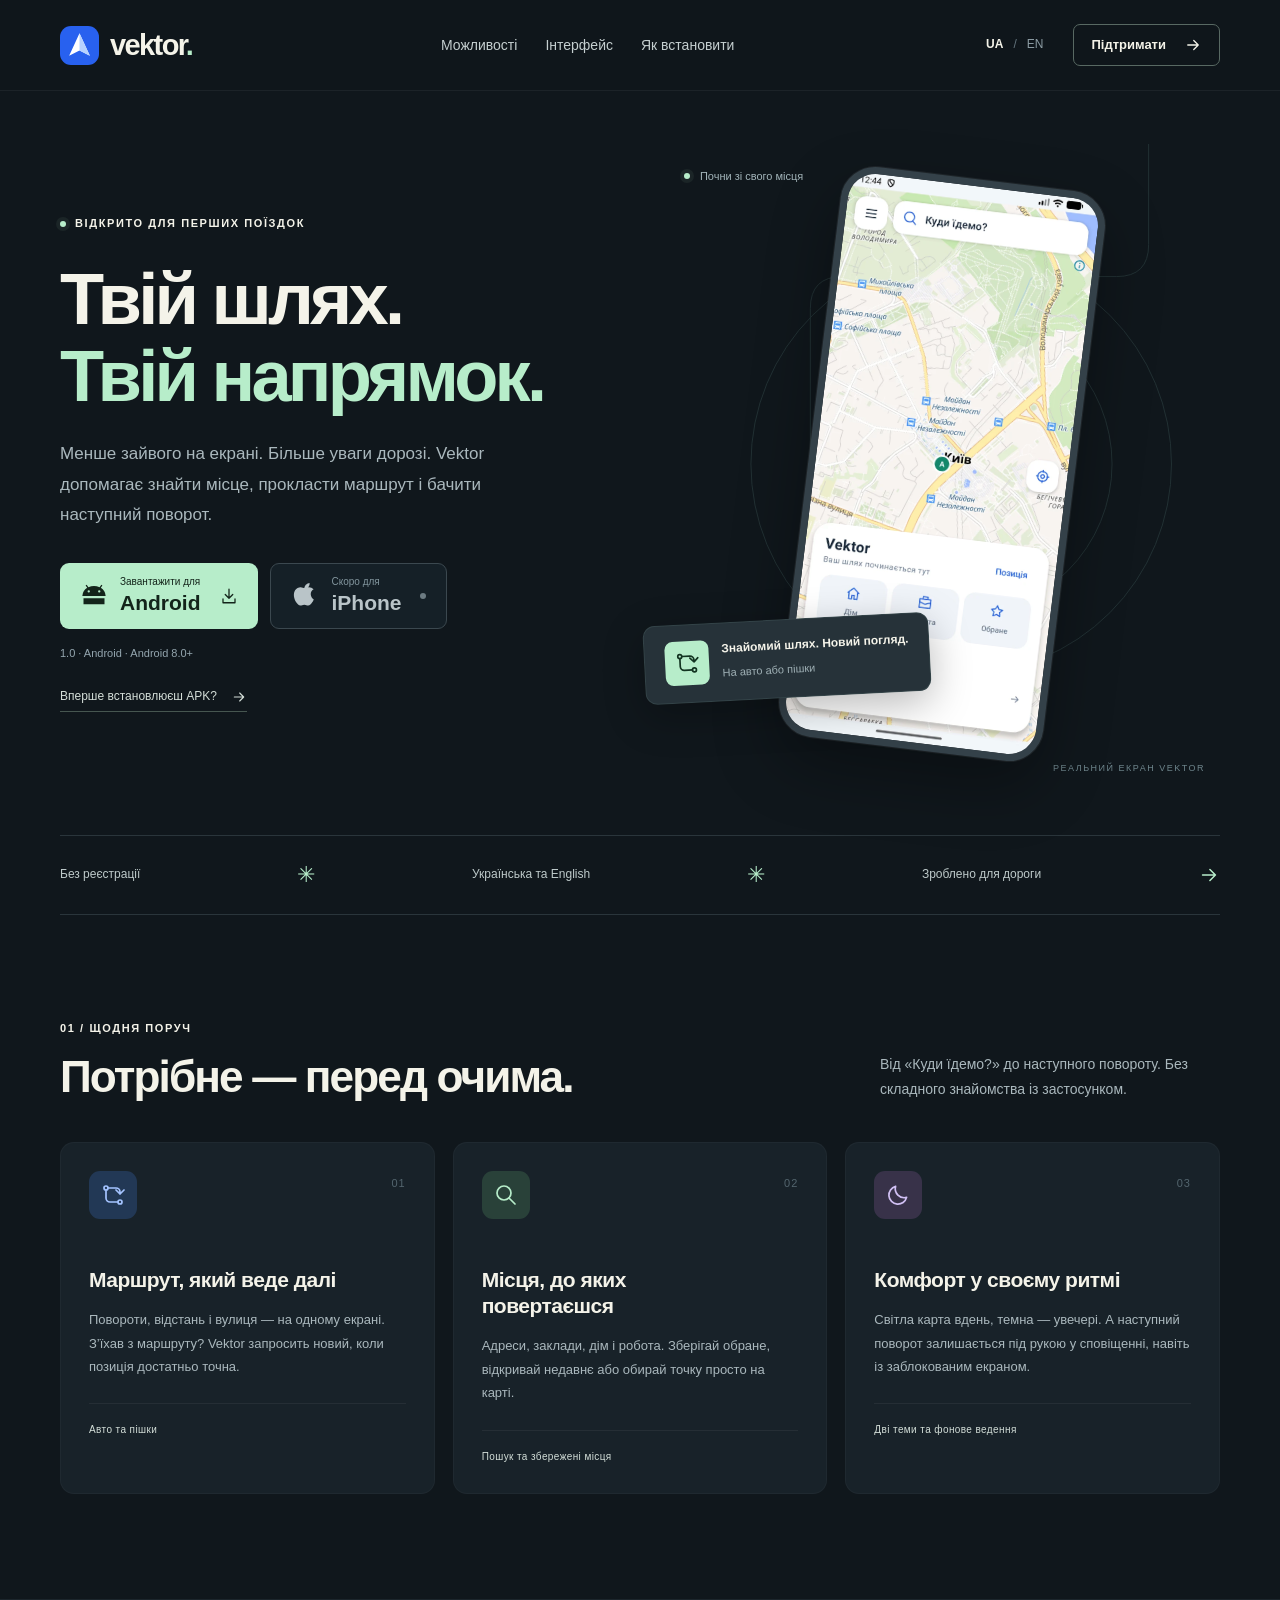
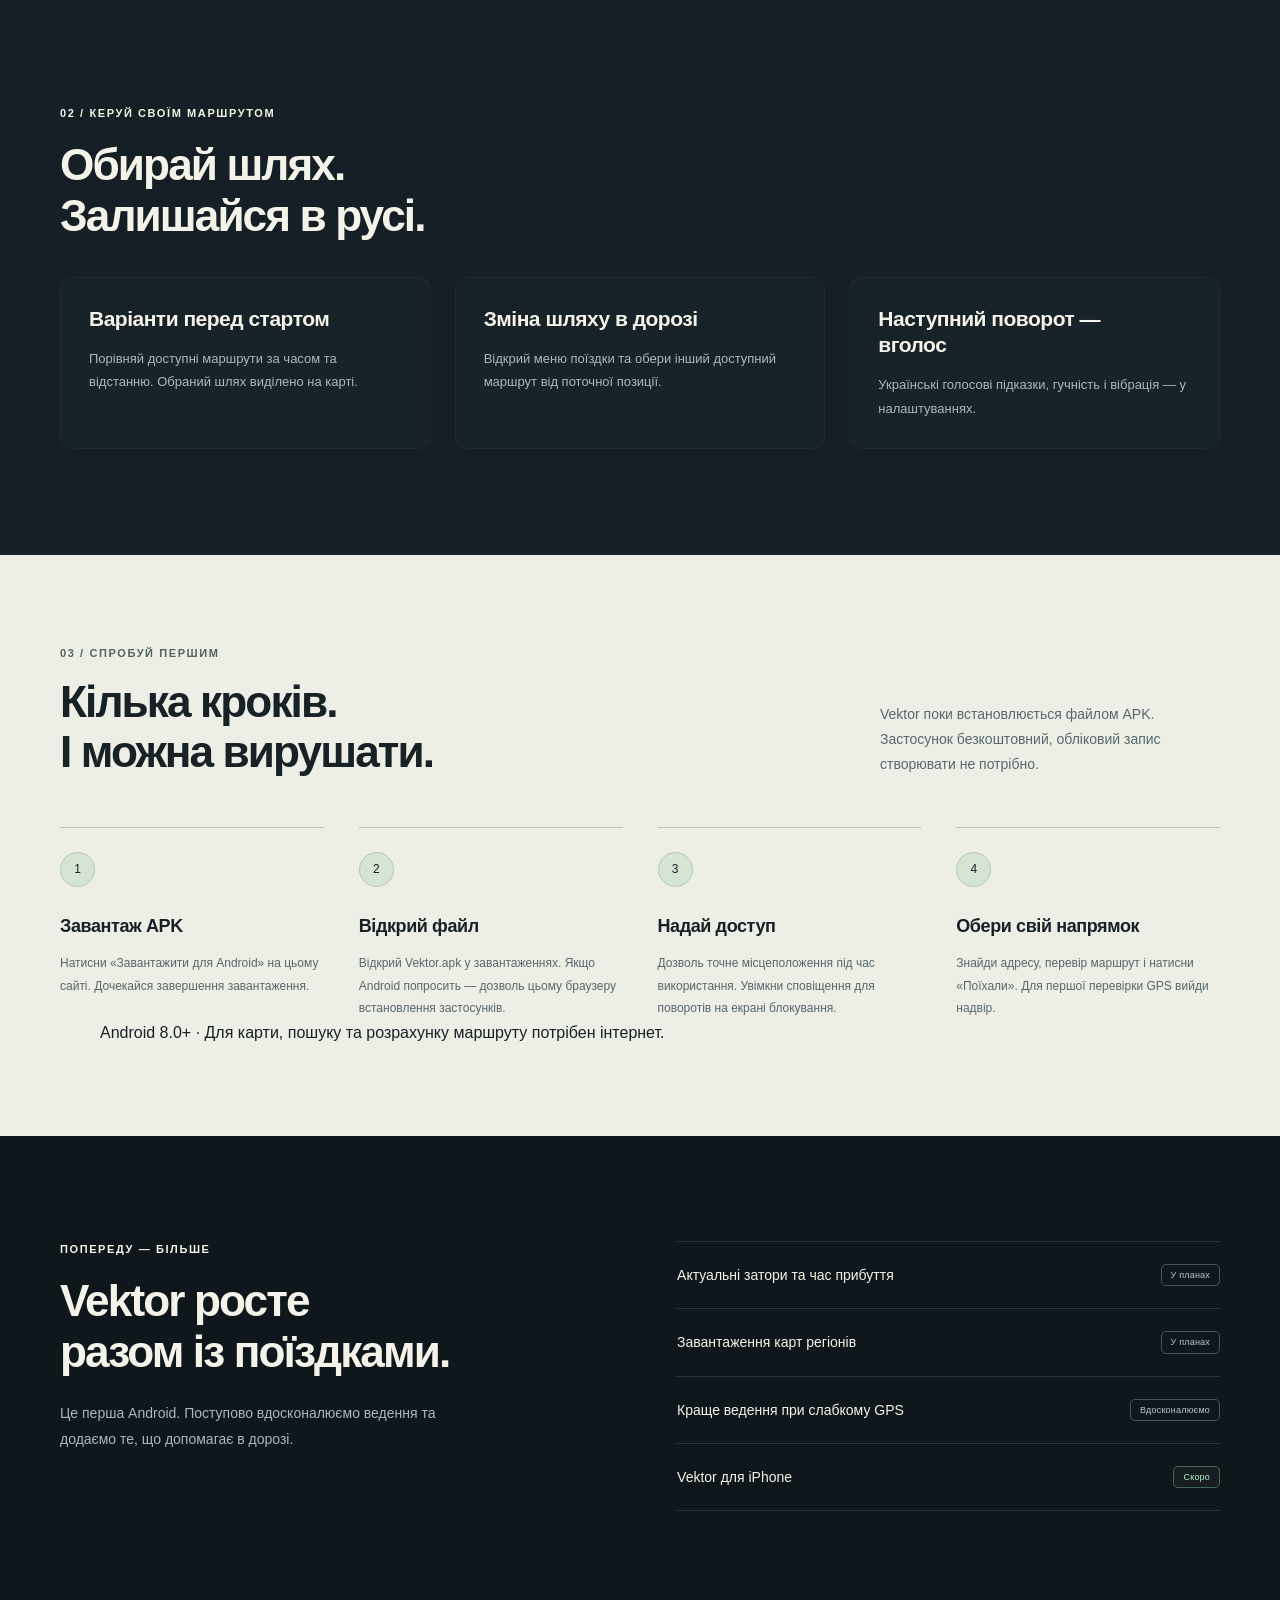
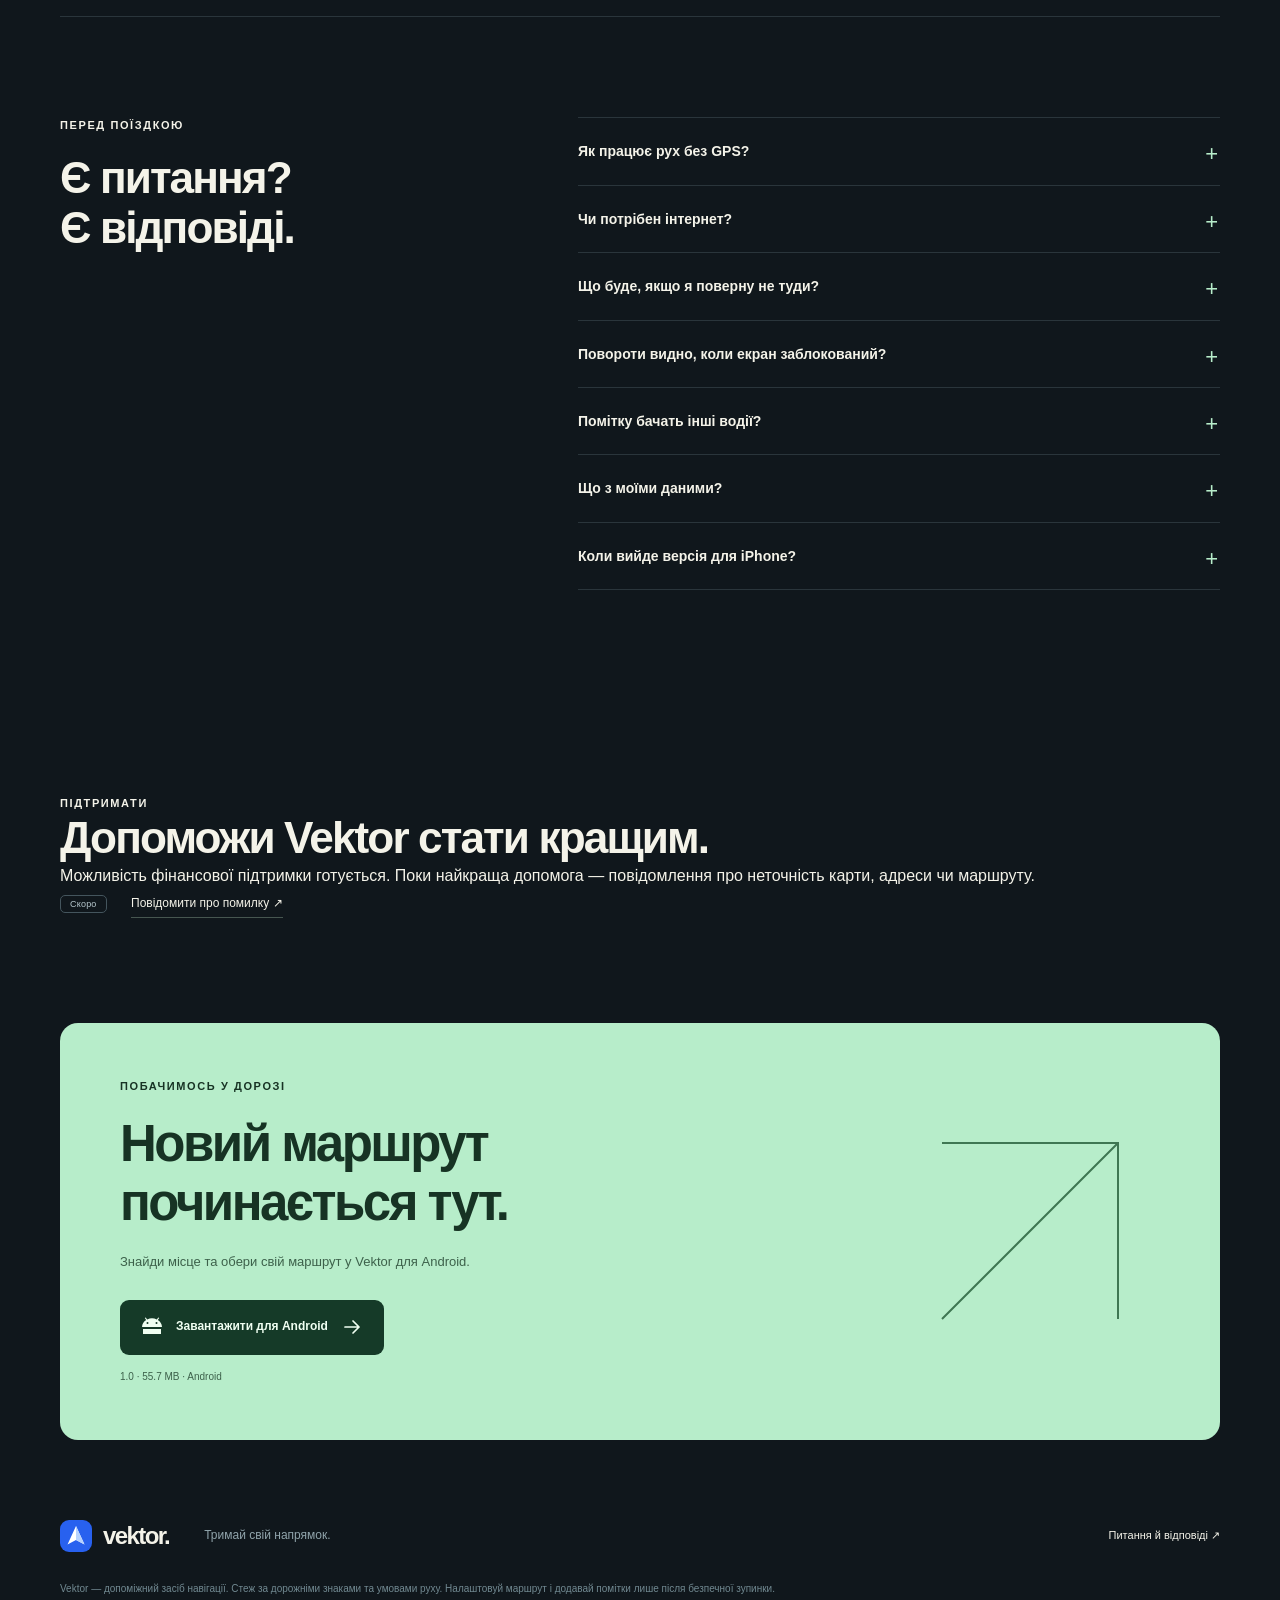
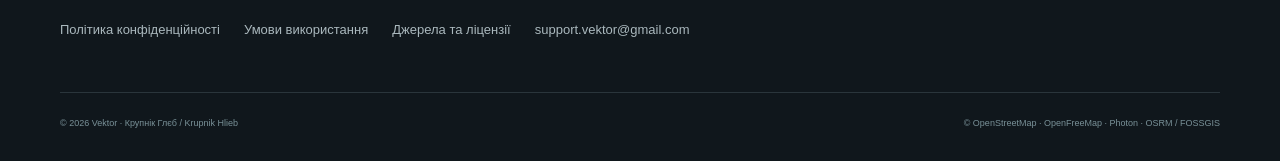
<file: index.html>
<!doctype html>
<html lang="uk">
<head>
  <meta charset="utf-8">
  <meta name="viewport" content="width=device-width, initial-scale=1">
  <meta name="theme-color" content="#10171c">
  <meta name="description" content="Vektor — навігатор для Android. Маршрути, зрозумілі повороти, світла й темна карта. Завантажте Vektor APK. iPhone — скоро.">
  <meta property="og:title" content="Vektor — твій напрямок">
  <meta property="og:description" content="Зрозуміла навігація, знайомі місця та дорога перед очима. Тестова версія для Android.">
  <meta property="og:type" content="website">
  <meta name="color-scheme" content="dark light">
  <title>Vektor — твій напрямок</title>
  <link rel="icon" href="assets/vektor.svg" type="image/svg+xml">
  <link rel="stylesheet" href="styles.css">
  <script src="config.js?v=polish2" defer></script>
  <script src="app.js?v=polish2" defer></script>
<meta name="referrer" content="strict-origin-when-cross-origin">
<style>.footer-legal{display:flex;flex-wrap:wrap;gap:12px 24px;padding:22px 0;color:var(--muted);font-size:13px}.footer-legal a:hover{text-decoration:underline}</style>
</head>
<body>
<a href="#main" class="skip" data-i18n="skip">Перейти до вмісту</a>
<svg class="svg-library" xmlns="http://www.w3.org/2000/svg" aria-hidden="true"><defs>
  <symbol id="arrow" viewBox="0 0 24 24"><path d="M5 12h14M13 6l6 6-6 6"/></symbol>
  <symbol id="download" viewBox="0 0 24 24"><path d="M12 3v12m-5-5 5 5 5-5M4 16v5h16v-5"/></symbol>
  <symbol id="route" viewBox="0 0 24 24"><circle cx="5" cy="5" r="2"/><circle cx="19" cy="19" r="2"/><path d="M5 7v8a4 4 0 0 0 4 4h8M7 5h8a4 4 0 0 1 4 4v2M15 7l4 4 4-4"/></symbol>
  <symbol id="search" viewBox="0 0 24 24"><circle cx="10" cy="10" r="7"/><path d="m15 15 6 6"/></symbol>
  <symbol id="moon" viewBox="0 0 24 24"><path d="M20.6 14.4A9 9 0 0 1 9.6 3.4 9 9 0 1 0 20.6 14.4Z"/></symbol>
  <symbol id="pin" viewBox="0 0 24 24"><path d="M20 10c0 6-8 12-8 12S4 16 4 10a8 8 0 1 1 16 0Z"/><circle cx="12" cy="10" r="2.5"/></symbol>
  <symbol id="android" viewBox="0 0 24 24"><path fill="currentColor" stroke="none" d="m6.2 5-1.4-2 .9-.6L7.2 4.6a10.4 10.4 0 0 1 9.6 0l1.5-2.2.9.6-1.4 2A8.9 8.9 0 0 1 22 12H2a8.9 8.9 0 0 1 4.2-7ZM7.5 7a1 1 0 1 0 0 2 1 1 0 0 0 0-2Zm9 0a1 1 0 1 0 0 2 1 1 0 0 0 0-2ZM3 14h18v5H3z"/></symbol>
  <symbol id="apple" viewBox="0 0 24 24"><path fill="currentColor" stroke="none" d="M16.6 2c.2 1.6-.5 3.2-1.4 4.2-.9 1-2.3 1.7-3.6 1.6-.2-1.5.5-3 1.4-4 .9-1 2.5-1.7 3.6-1.8ZM20.6 17.7c-.5 1.2-.8 1.8-1.5 2.8-1 1.4-2.3 3.1-3.9 3.1-1.4 0-1.8-.9-3.7-.9-1.8 0-2.3.9-3.7.9-1.6 0-2.8-1.5-3.8-2.9C1.2 16.7 1 11.7 2.8 9c1.3-1.9 3.3-3 5.2-3 1.6 0 2.7.9 4 .9 1.2 0 2-.9 4-.9 1.5 0 3.2.8 4.4 2.1-3.9 2.1-3.3 7.6.2 9.6Z" transform="translate(1 -1) scale(.9)"/></symbol>
</defs></svg>
<header class="header">
  <div class="wrap nav">
    <a class="brand" href="#" aria-label="Vektor"><img src="assets/vektor.svg" width="39" height="39" alt=""><span>vektor<span class="brand-dot">.</span></span></a>
    <nav class="nav-links" aria-label="Основна навігація" data-i18n-aria="navigation">
      <a href="#features" data-i18n="navFeatures">Можливості</a><a href="#screens" data-i18n="navScreens">Інтерфейс</a><a href="#install" data-i18n="navInstall">Як встановити</a>
    </nav>
    <div class="nav-actions"><div class="languages" role="group" aria-label="Мова / Language"><button type="button" data-lang="uk" aria-pressed="true">UA</button><span>/</span><button type="button" data-lang="en" aria-pressed="false">EN</button></div><a href="#support" class="nav-cta"><span data-i18n="supportNav">Підтримати</span><svg class="icon"><use href="#arrow"/></svg></a></div>
  </div>
</header>
<main id="main">
<section class="hero wrap">
  <div class="hero-copy">
    <p class="eyebrow"><span class="status-dot"></span><span data-i18n="earlyAccess">Відкрито для перших поїздок</span></p>
    <h1><span data-i18n="heroLine1">Твій шлях.</span><br><span class="mint" data-i18n="heroLine2">Твій напрямок.</span></h1>
    <p class="hero-lead" data-i18n="heroLead">Менше зайвого на екрані. Більше уваги дорозі. Vektor допомагає знайти місце, прокласти маршрут і бачити наступний поворот.</p>
    <div class="download-actions">
      <a class="button primary apk-link" href="https://github.com/GlebBurunduchok/Vektor/releases/download/v1.0/Vektor.apk" download="Vektor.apk"><svg class="icon platform"><use href="#android"/></svg><span><small data-i18n="downloadFor">Завантажити для</small><strong>Android</strong></span><svg class="icon download-icon"><use href="#download"/></svg></a>
      <div class="button coming" aria-label="iPhone — скоро" data-i18n-aria="iphoneSoon"><svg class="icon platform"><use href="#apple"/></svg><span><small data-i18n="comingSoon">Скоро для</small><strong>iPhone</strong></span><span class="soon-dot"></span></div>
    </div>
    <p class="release-note"><span data-version>1.0</span> <span data-i18n="releaseNote">· Android · Android 8.0+</span></p>
    <a href="#install" class="text-link"><span data-i18n="installHelp">Вперше встановлюєш APK?</span><svg class="icon"><use href="#arrow"/></svg></a>
  </div>
  <div class="hero-art">
    <svg class="hero-track" viewBox="0 0 600 700" fill="none" aria-hidden="true"><circle cx="310" cy="350" r="230" stroke="currentColor"/><circle cx="310" cy="350" r="165" stroke="currentColor"/><path d="M0 590H112Q145 590 145 557V180Q145 145 180 145H480Q515 145 515 110V0" stroke="currentColor"/><path class="route-accent" d="M0 590H112Q145 590 145 557V470" stroke="#b7edca" stroke-width="3"/><circle cx="145" cy="470" r="6" fill="#b7edca"/></svg>
    <div class="orbit-label"><span class="status-dot"></span><span data-i18n="orbitLabel">Почни зі свого місця</span></div>
    <div class="phone hero-phone"><img src="assets/home.webp" alt="Головний екран Vektor з картою Києва та пошуком" data-i18n-alt="homeAlt" width="630" height="1400" fetchpriority="high"></div>
    <div class="floating-note"><span class="note-icon"><svg class="icon"><use href="#route"/></svg></span><div><strong data-i18n="floatingTitle">Знайомий шлях. Новий погляд.</strong><span data-i18n="floatingText">На авто або пішки</span></div></div>
    <span class="art-caption" data-i18n="realScreenshot">Реальний екран Vektor</span>
  </div>
</section>
<div class="wrap intro-strip"><span data-i18n="strip1">Без реєстрації</span><span class="strip-mark">✳</span><span data-i18n="strip2">Українська та English</span><span class="strip-mark">✳</span><span data-i18n="strip3">Зроблено для дороги</span><svg class="icon"><use href="#arrow"/></svg></div>
<section class="wrap section" id="features">
  <div class="section-heading"><div><p class="eyebrow" data-i18n="featuresLabel">01 / ЩОДНЯ ПОРУЧ</p><h2 data-i18n="featuresTitle">Потрібне — перед очима.</h2></div><p data-i18n="featuresLead">Від «Куди їдемо?» до наступного повороту. Без складного знайомства із застосунком.</p></div>
  <div class="feature-grid">
    <article class="feature"><span class="feature-icon blue"><svg class="icon"><use href="#route"/></svg></span><span class="feature-number">01</span><h3 data-i18n="feature1Title">Маршрут, який веде далі</h3><p data-i18n="feature1Text">Повороти, відстань і вулиця — на одному екрані. З’їхав з маршруту? Vektor запросить новий, коли позиція достатньо точна.</p><span class="feature-foot" data-i18n="feature1Foot">Авто та пішки</span></article>
    <article class="feature"><span class="feature-icon mint-bg"><svg class="icon"><use href="#search"/></svg></span><span class="feature-number">02</span><h3 data-i18n="feature2Title">Місця, до яких повертаєшся</h3><p data-i18n="feature2Text">Адреси, заклади, дім і робота. Зберігай обране, відкривай недавнє або обирай точку просто на карті.</p><span class="feature-foot" data-i18n="feature2Foot">Пошук та збережені місця</span></article>
    <article class="feature"><span class="feature-icon lavender"><svg class="icon"><use href="#moon"/></svg></span><span class="feature-number">03</span><h3 data-i18n="feature3Title">Комфорт у своєму ритмі</h3><p data-i18n="feature3Text">Світла карта вдень, темна — увечері. А наступний поворот залишається під рукою у сповіщенні, навіть із заблокованим екраном.</p><span class="feature-foot" data-i18n="feature3Foot">Дві теми та фонове ведення</span></article>
  </div>
</section>
<section class="showcase" id="screens"><div class="wrap section"><p class="eyebrow" data-i18n="screensLabel">02 / КЕРУЙ СВОЇМ МАРШРУТОМ</p><h2 data-i18n="screensTitle">Обирай шлях.<br>Залишайся в русі.</h2><div class="feature-grid">
<article class="feature"><h3 data-i18n="routeChoiceTitle">Варіанти перед стартом</h3><p data-i18n="routeChoiceText">Порівняй доступні маршрути за часом та відстанню. Обраний шлях виділено на карті.</p></article>
<article class="feature"><h3 data-i18n="inTripTitle">Зміна шляху в дорозі</h3><p data-i18n="inTripText">Відкрий меню поїздки та обери інший доступний маршрут від поточної позиції.</p></article>
<article class="feature"><h3 data-i18n="voiceTitle">Наступний поворот — вголос</h3><p data-i18n="voiceText">Українські голосові підказки, гучність і вібрація — у налаштуваннях.</p></article></div></div></section>
<section class="install-section" id="install"><div class="wrap">
  <div class="section-heading"><div><p class="eyebrow" data-i18n="installLabel">03 / СПРОБУЙ ПЕРШИМ</p><h2 data-i18n="installTitle">Кілька кроків.<br>І можна вирушати.</h2></div><p data-i18n="installLead">Vektor поки встановлюється файлом APK. Застосунок безкоштовний, обліковий запис створювати не потрібно.</p></div>
  <ol class="steps"><li><span class="step-no">1</span><h3 data-i18n="step1Title">Завантаж APK</h3><p data-i18n="step1Text">Натисни «Завантажити для Android» на цьому сайті. Дочекайся завершення завантаження.</p></li><li><span class="step-no">2</span><h3 data-i18n="step2Title">Відкрий файл</h3><p data-i18n="step2Text">Відкрий Vektor.apk у завантаженнях. Якщо Android попросить — дозволь цьому браузеру встановлення застосунків.</p></li><li><span class="step-no">3</span><h3 data-i18n="step3Title">Надай доступ</h3><p data-i18n="step3Text">Дозволь точне місцеположення під час використання. Увімкни сповіщення для поворотів на екрані блокування.</p></li><li><span class="step-no">4</span><h3 data-i18n="step4Title">Обери свій напрямок</h3><p data-i18n="step4Text">Знайди адресу, перевір маршрут і натисни «Поїхали». Для першої перевірки GPS вийди надвір.</p></li></ol>
  <p class="wrap" data-i18n="installNote">Android 8.0+ · Для карти, пошуку та розрахунку маршруту потрібен інтернет.</p>
</div></section>
<section class="wrap section roadmap" id="next"><div><p class="eyebrow" data-i18n="nextLabel">ПОПЕРЕДУ — БІЛЬШЕ</p><h2 data-i18n="nextTitle">Vektor росте<br>разом із поїздками.</h2><p class="section-lead" data-i18n="nextLead">Це перша Android. Поступово вдосконалюємо ведення та додаємо те, що допомагає в дорозі.</p></div><div class="roadmap-list"><div><span data-i18n="next1">Актуальні затори та час прибуття</span><span class="tag" data-i18n="planned">У планах</span></div><div><span data-i18n="next2">Завантаження карт регіонів</span><span class="tag" data-i18n="planned">У планах</span></div><div><span data-i18n="next3">Краще ведення при слабкому GPS</span><span class="tag" data-i18n="research">Вдосконалюємо</span></div><div><span>Vektor <span data-i18n="forIphone">для iPhone</span></span><span class="tag mint-tag" data-i18n="soon">Скоро</span></div></div></section>
<section class="wrap faq-section" id="faq"><div><p class="eyebrow" data-i18n="faqLabel">ПЕРЕД ПОЇЗДКОЮ</p><h2 data-i18n="faqTitle">Є питання?<br>Є відповіді.</h2></div><div class="faq-list">
<details><summary data-i18n="faq1q">Як працює рух без GPS?</summary><p data-i18n="faq1a">За відсутності свіжого GPS Vektor може приблизно оцінювати рух від відомої або заданої позиції. Похибка поступово зростає; за потреби уточніть позицію на карті.</p></details>
<details><summary data-i18n="faq2q">Чи потрібен інтернет?</summary><p data-i18n="faq2a">Так. Поточній версії потрібен інтернет для завантаження карти, пошуку адрес і побудови або перебудування маршруту. Повноцінні офлайн-карти поки не додані.</p></details>
<details><summary data-i18n="faq3q">Що буде, якщо я поверну не туди?</summary><p data-i18n="faq3a">За наявності інтернету Vektor автоматично запитує новий маршрут після підтвердженого відхилення. Для цього потрібні кілька свіжих і достатньо точних позицій, щоб звичайна похибка GPS не спричиняла зайві перебудування.</p></details>
<details><summary data-i18n="faq4q">Повороти видно, коли екран заблокований?</summary><p data-i18n="faq4a">Під час активної поїздки Vektor показує наступний поворот, відстань і вулицю в постійному сповіщенні. Дозволь сповіщення та показ їхнього вмісту на екрані блокування в налаштуваннях телефона.</p></details>
<details><summary data-i18n="faq5q">Помітку бачать інші водії?</summary><p data-i18n="faq5a">Поки помітки локальні — їх видно лише на телефоні, де вони створені. Обмін між водіями та попередження про події попереду плануємо додати окремо.</p></details>
<details><summary data-i18n="faq6q">Що з моїми даними?</summary><p data-i18n="faq6a">Цей сайт не використовує аналітику, рекламні трекери чи форми реєстрації. Мова сайту зберігається лише у браузері. Збережені місця й помітки застосунку залишаються на телефоні; координати та пошукові запити, потрібні для роботи карти, пошуку й маршрутів, передаються відповідним картографічним сервісам. GitHub як хостинг може вести технічні журнали запитів.</p></details>
<details><summary data-i18n="faq7q">Коли вийде версія для iPhone?</summary><p data-i18n="faq7a">Версія для iPhone запланована. Точної дати поки немає. Тут з’явиться посилання на встановлення, коли вона буде готова.</p></details>
</div></section>
<section class="wrap section" id="support"><p class="eyebrow" data-i18n="supportNav">ПІДТРИМАТИ</p><h2 data-i18n="supportTitle">Допоможи Vektor стати кращим.</h2><p data-i18n="supportText">Можливість фінансової підтримки готується. Поки найкраща допомога — повідомлення про неточність карти, адреси чи маршруту.</p><span class="tag" data-i18n="soon">Скоро</span> <a class="text-link" href="mailto:support.vektor@gmail.com" data-i18n="reportLink">Повідомити про помилку ↗</a></section>
<section class="wrap final-section" id="download"><div class="final-cta"><div><p class="eyebrow" data-i18n="downloadLabel">ПОБАЧИМОСЬ У ДОРОЗІ</p><h2 data-i18n="downloadTitle">Новий маршрут<br>починається тут.</h2><p data-i18n="downloadLead">Знайди місце та обери свій маршрут у Vektor для Android.</p><a class="button primary apk-link" href="https://github.com/GlebBurunduchok/Vektor/releases/download/v1.0/Vektor.apk" download="Vektor.apk"><svg class="icon platform"><use href="#android"/></svg><span data-i18n="downloadAndroid">Завантажити для Android</span><svg class="icon"><use href="#arrow"/></svg></a><p class="final-meta"><span data-version>1.0</span> · <span data-apk-size>55.7 MB</span> · <span data-i18n="beta">Android</span></p></div><svg class="giant-arrow" viewBox="0 0 260 260" aria-hidden="true"><path d="M42 218 218 42M42 42h176v176"/></svg></div></section>
</main>
<footer class="wrap footer"><div class="footer-top"><a class="brand" href="#"><img src="assets/vektor.svg" alt="" width="32" height="32"><span>vektor.</span></a><p data-i18n="footerMotto">Тримай свій напрямок.</p><a href="#faq" data-i18n="footerQuestions">Питання й відповіді ↗</a></div><p class="footer-safety" data-i18n="safety">Vektor — допоміжний засіб навігації. Стеж за дорожніми знаками та умовами руху. Налаштовуй маршрут і додавай помітки лише після безпечної зупинки.</p><nav class="footer-legal" aria-label="Legal"><a data-i18n='privacyLink' data-legal='privacy' href='privacy-uk.html'>Політика конфіденційності</a><a data-i18n='termsLink' data-legal='terms' href='terms-uk.html'>Умови використання</a><a data-i18n='creditsLink' data-legal='credits' href='credits-uk.html'>Джерела та ліцензії</a><a href="mailto:support.vektor@gmail.com">support.vektor@gmail.com</a></nav><div class="footer-bottom"><span>© <span data-year>2026</span> Vektor · Крупнік Глєб / Krupnik Hlieb</span><span><a href="https://www.openstreetmap.org/copyright" target="_blank" rel="noopener">© OpenStreetMap</a> · <a href="https://openfreemap.org/" target="_blank" rel="noopener">OpenFreeMap</a> · Photon · OSRM / FOSSGIS</span></div></footer>
<noscript><p class="noscript">Українська версія працює без JavaScript. <a href="https://github.com/GlebBurunduchok/Vektor/releases/download/v1.0/Vektor.apk" download="Vektor.apk">Завантажити Vektor APK</a>.</p></noscript>
</body></html>
</file>
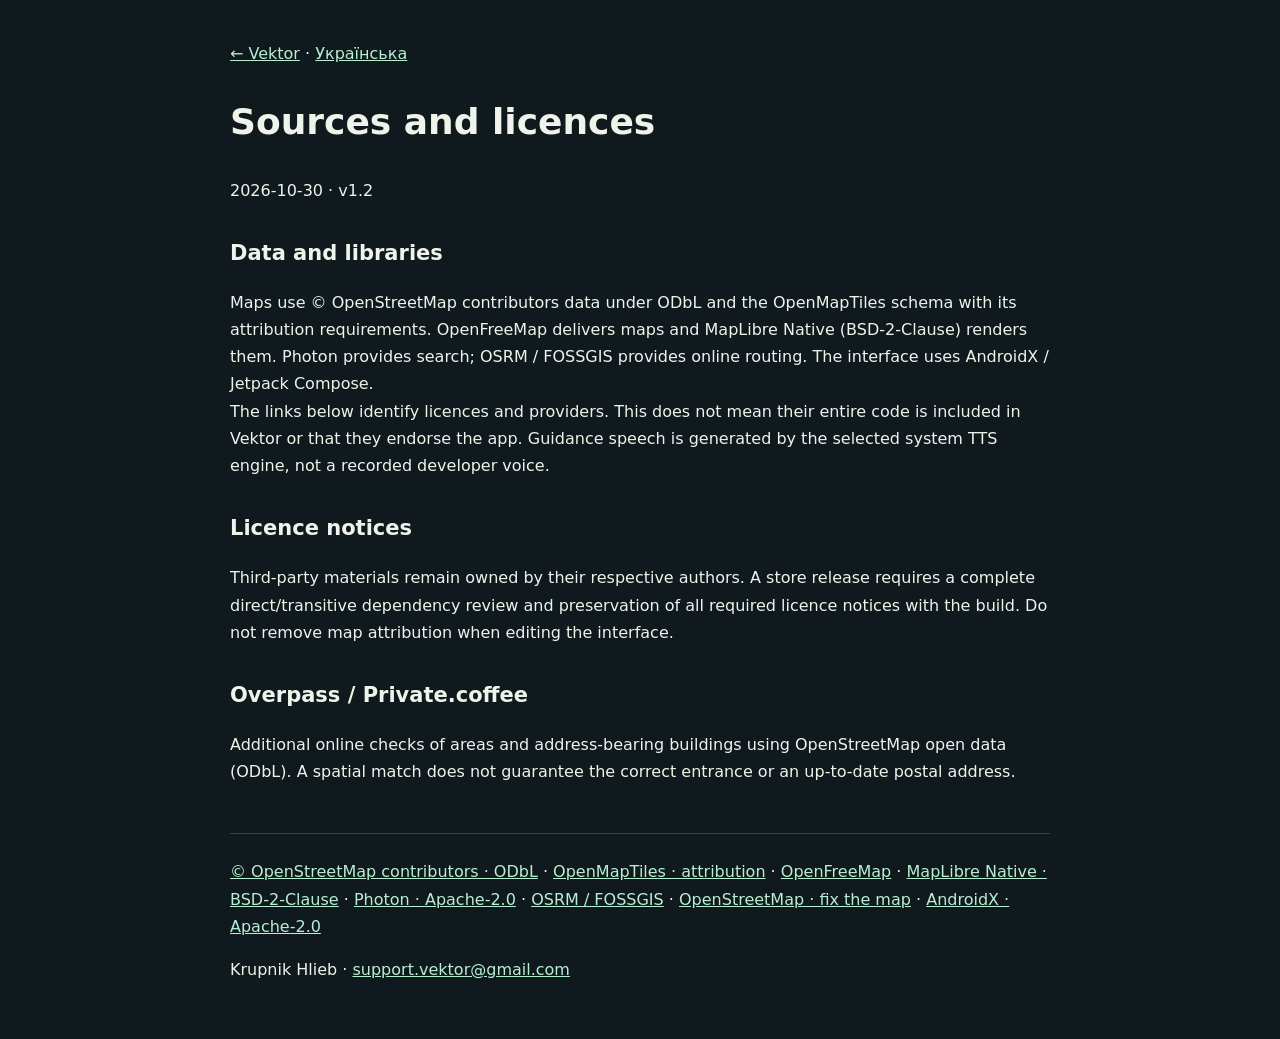
<file: credits-en.html>
<!doctype html><html lang="en"><meta charset="utf-8"><meta name="viewport" content="width=device-width,initial-scale=1"><title>Sources and licences — Vektor</title><style>body{margin:0;background:#10191e;color:#eff3ea;font:16px/1.7 system-ui}main{max-width:820px;margin:auto;padding:40px 24px}a{color:#b8efd1}h1{font-size:36px}h2{font-size:21px;margin-top:32px}footer{margin-top:48px;border-top:1px solid #33434a;padding-top:24px}p{white-space:normal}</style><main><a href="index.html">← Vektor</a> · <a href="credits-uk.html">Українська</a><h1>Sources and licences</h1><p>2026-10-30 · v1.2</p><section><h2>Data and libraries</h2><p>Maps use © OpenStreetMap contributors data under ODbL and the OpenMapTiles schema with its attribution requirements. OpenFreeMap delivers maps and MapLibre Native (BSD-2-Clause) renders them. Photon provides search; OSRM / FOSSGIS provides online routing. The interface uses AndroidX / Jetpack Compose.<br>The links below identify licences and providers. This does not mean their entire code is included in Vektor or that they endorse the app. Guidance speech is generated by the selected system TTS engine, not a recorded developer voice.</p></section><section><h2>Licence notices</h2><p>Third-party materials remain owned by their respective authors. A store release requires a complete direct/transitive dependency review and preservation of all required licence notices with the build. Do not remove map attribution when editing the interface.</p></section><section><h2>Overpass / Private.coffee</h2><p>Additional online checks of areas and address-bearing buildings using OpenStreetMap open data (ODbL). A spatial match does not guarantee the correct entrance or an up-to-date postal address.</p></section><footer><a href="https://www.openstreetmap.org/copyright">© OpenStreetMap contributors · ODbL</a> · <a href="https://openmaptiles.org/docs/terminology/attribution/">OpenMapTiles · attribution</a> · <a href="https://openfreemap.org/">OpenFreeMap</a> · <a href="https://github.com/maplibre/maplibre-native/blob/main/LICENSE.md">MapLibre Native · BSD-2-Clause</a> · <a href="https://github.com/komoot/photon/blob/master/LICENSE">Photon · Apache-2.0</a> · <a href="https://routing.openstreetmap.de/about.html">OSRM / FOSSGIS</a> · <a href="https://www.openstreetmap.org/fixthemap">OpenStreetMap · fix the map</a> · <a href="https://source.android.com/license">AndroidX · Apache-2.0</a><p>Krupnik Hlieb · <a href="mailto:support.vektor@gmail.com">support.vektor@gmail.com</a></p></footer></main></html>
</file>
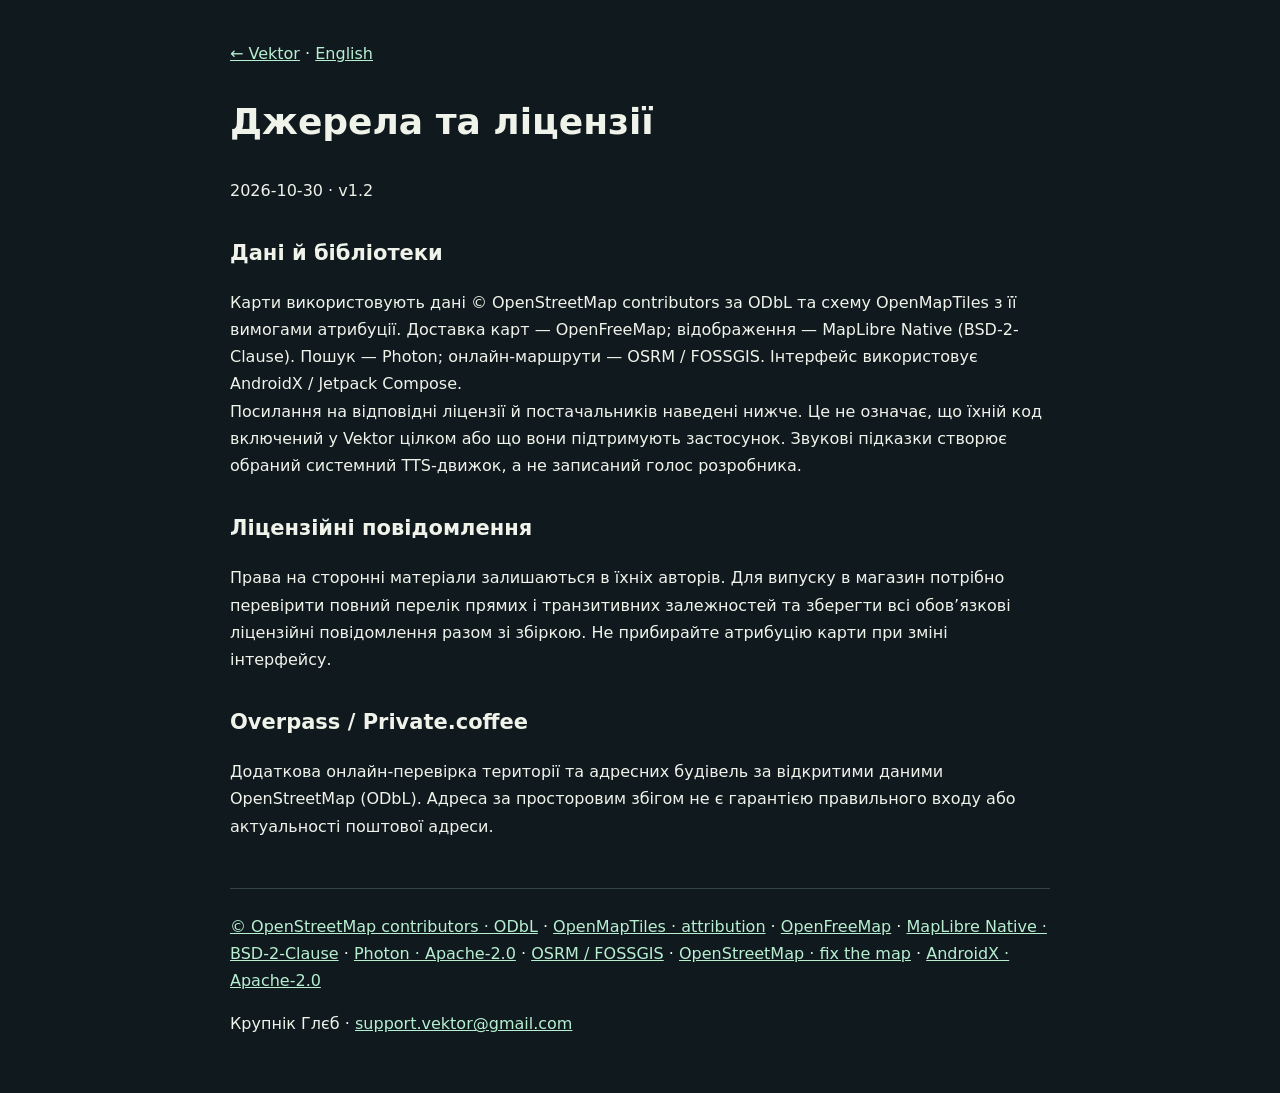
<file: credits-uk.html>
<!doctype html><html lang="uk"><meta charset="utf-8"><meta name="viewport" content="width=device-width,initial-scale=1"><title>Джерела та ліцензії — Vektor</title><style>body{margin:0;background:#10191e;color:#eff3ea;font:16px/1.7 system-ui}main{max-width:820px;margin:auto;padding:40px 24px}a{color:#b8efd1}h1{font-size:36px}h2{font-size:21px;margin-top:32px}footer{margin-top:48px;border-top:1px solid #33434a;padding-top:24px}p{white-space:normal}</style><main><a href="index.html">← Vektor</a> · <a href="credits-en.html">English</a><h1>Джерела та ліцензії</h1><p>2026-10-30 · v1.2</p><section><h2>Дані й бібліотеки</h2><p>Карти використовують дані © OpenStreetMap contributors за ODbL та схему OpenMapTiles з її вимогами атрибуції. Доставка карт — OpenFreeMap; відображення — MapLibre Native (BSD-2-Clause). Пошук — Photon; онлайн-маршрути — OSRM / FOSSGIS. Інтерфейс використовує AndroidX / Jetpack Compose.<br>Посилання на відповідні ліцензії й постачальників наведені нижче. Це не означає, що їхній код включений у Vektor цілком або що вони підтримують застосунок. Звукові підказки створює обраний системний TTS-движок, а не записаний голос розробника.</p></section><section><h2>Ліцензійні повідомлення</h2><p>Права на сторонні матеріали залишаються в їхніх авторів. Для випуску в магазин потрібно перевірити повний перелік прямих і транзитивних залежностей та зберегти всі обов’язкові ліцензійні повідомлення разом зі збіркою. Не прибирайте атрибуцію карти при зміні інтерфейсу.</p></section><section><h2>Overpass / Private.coffee</h2><p>Додаткова онлайн-перевірка території та адресних будівель за відкритими даними OpenStreetMap (ODbL). Адреса за просторовим збігом не є гарантією правильного входу або актуальності поштової адреси.</p></section><footer><a href="https://www.openstreetmap.org/copyright">© OpenStreetMap contributors · ODbL</a> · <a href="https://openmaptiles.org/docs/terminology/attribution/">OpenMapTiles · attribution</a> · <a href="https://openfreemap.org/">OpenFreeMap</a> · <a href="https://github.com/maplibre/maplibre-native/blob/main/LICENSE.md">MapLibre Native · BSD-2-Clause</a> · <a href="https://github.com/komoot/photon/blob/master/LICENSE">Photon · Apache-2.0</a> · <a href="https://routing.openstreetmap.de/about.html">OSRM / FOSSGIS</a> · <a href="https://www.openstreetmap.org/fixthemap">OpenStreetMap · fix the map</a> · <a href="https://source.android.com/license">AndroidX · Apache-2.0</a><p>Крупнік Глєб · <a href="mailto:support.vektor@gmail.com">support.vektor@gmail.com</a></p></footer></main></html>
</file>
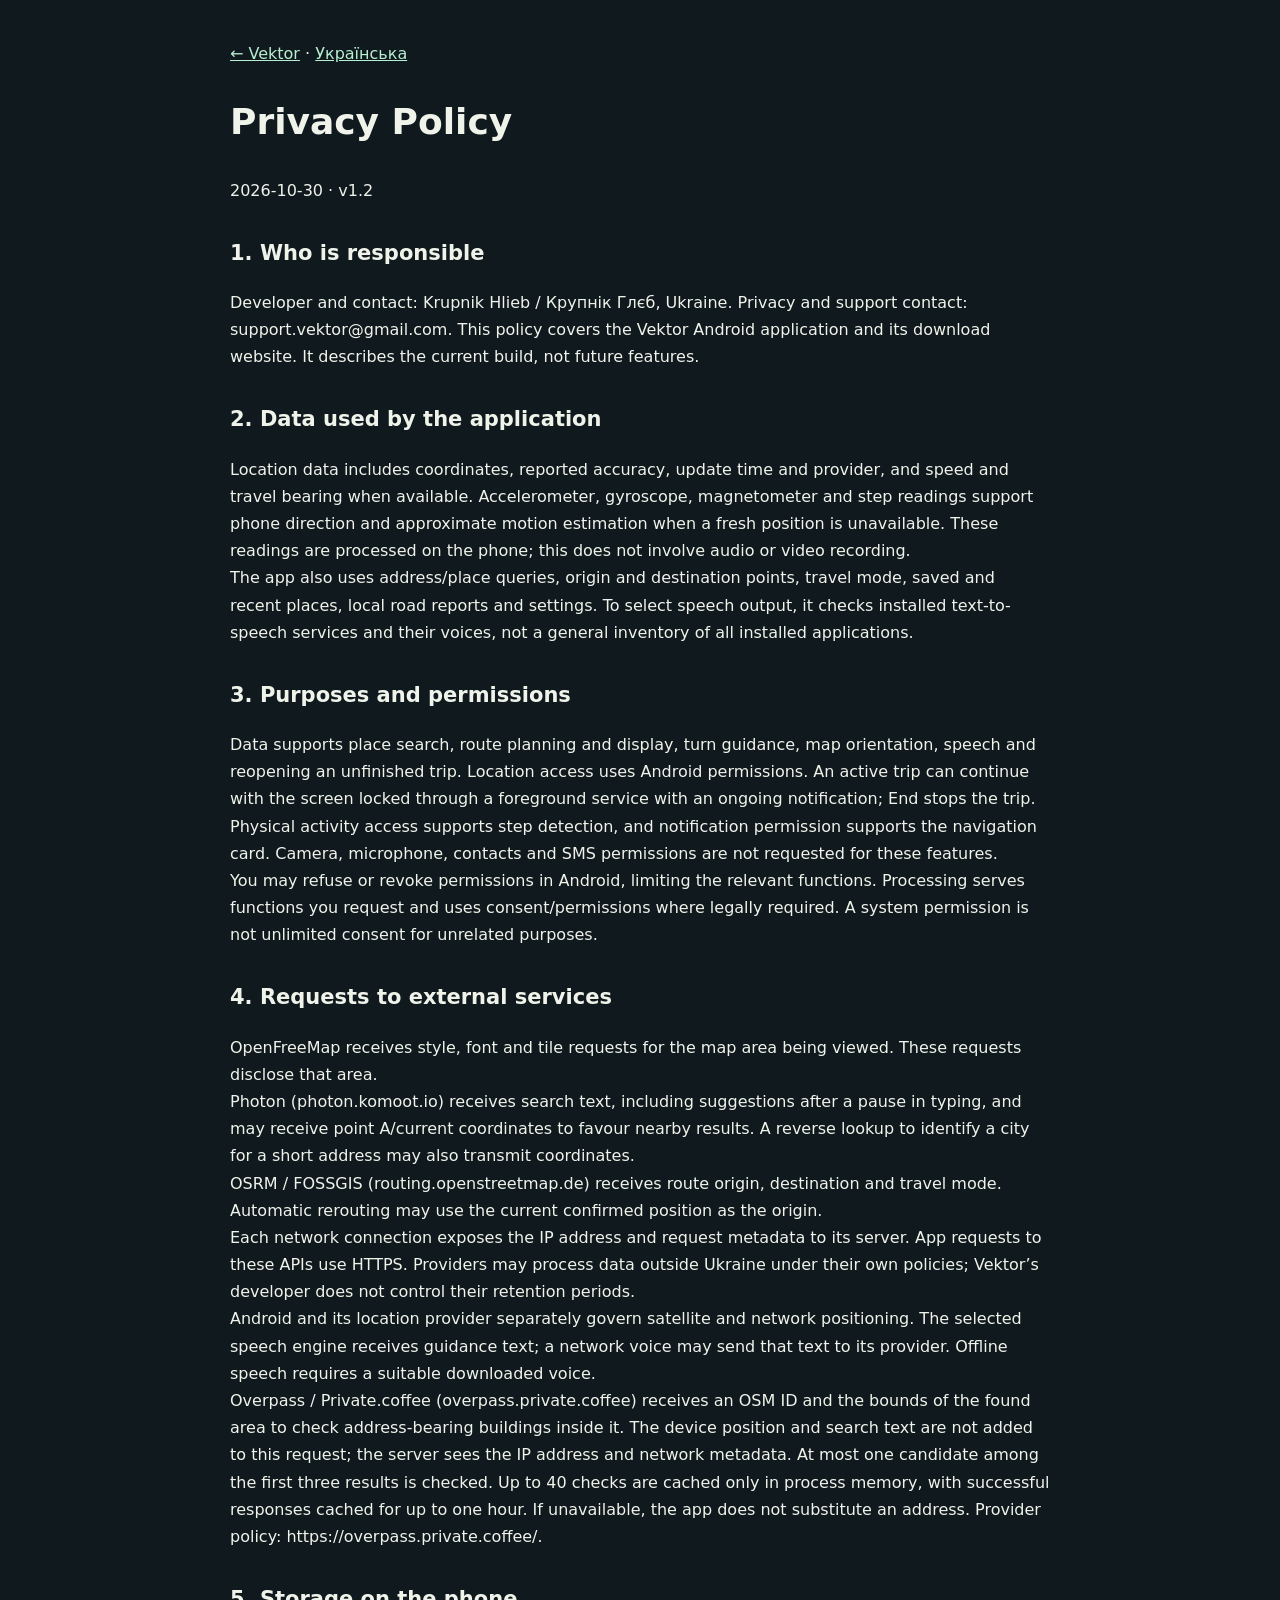
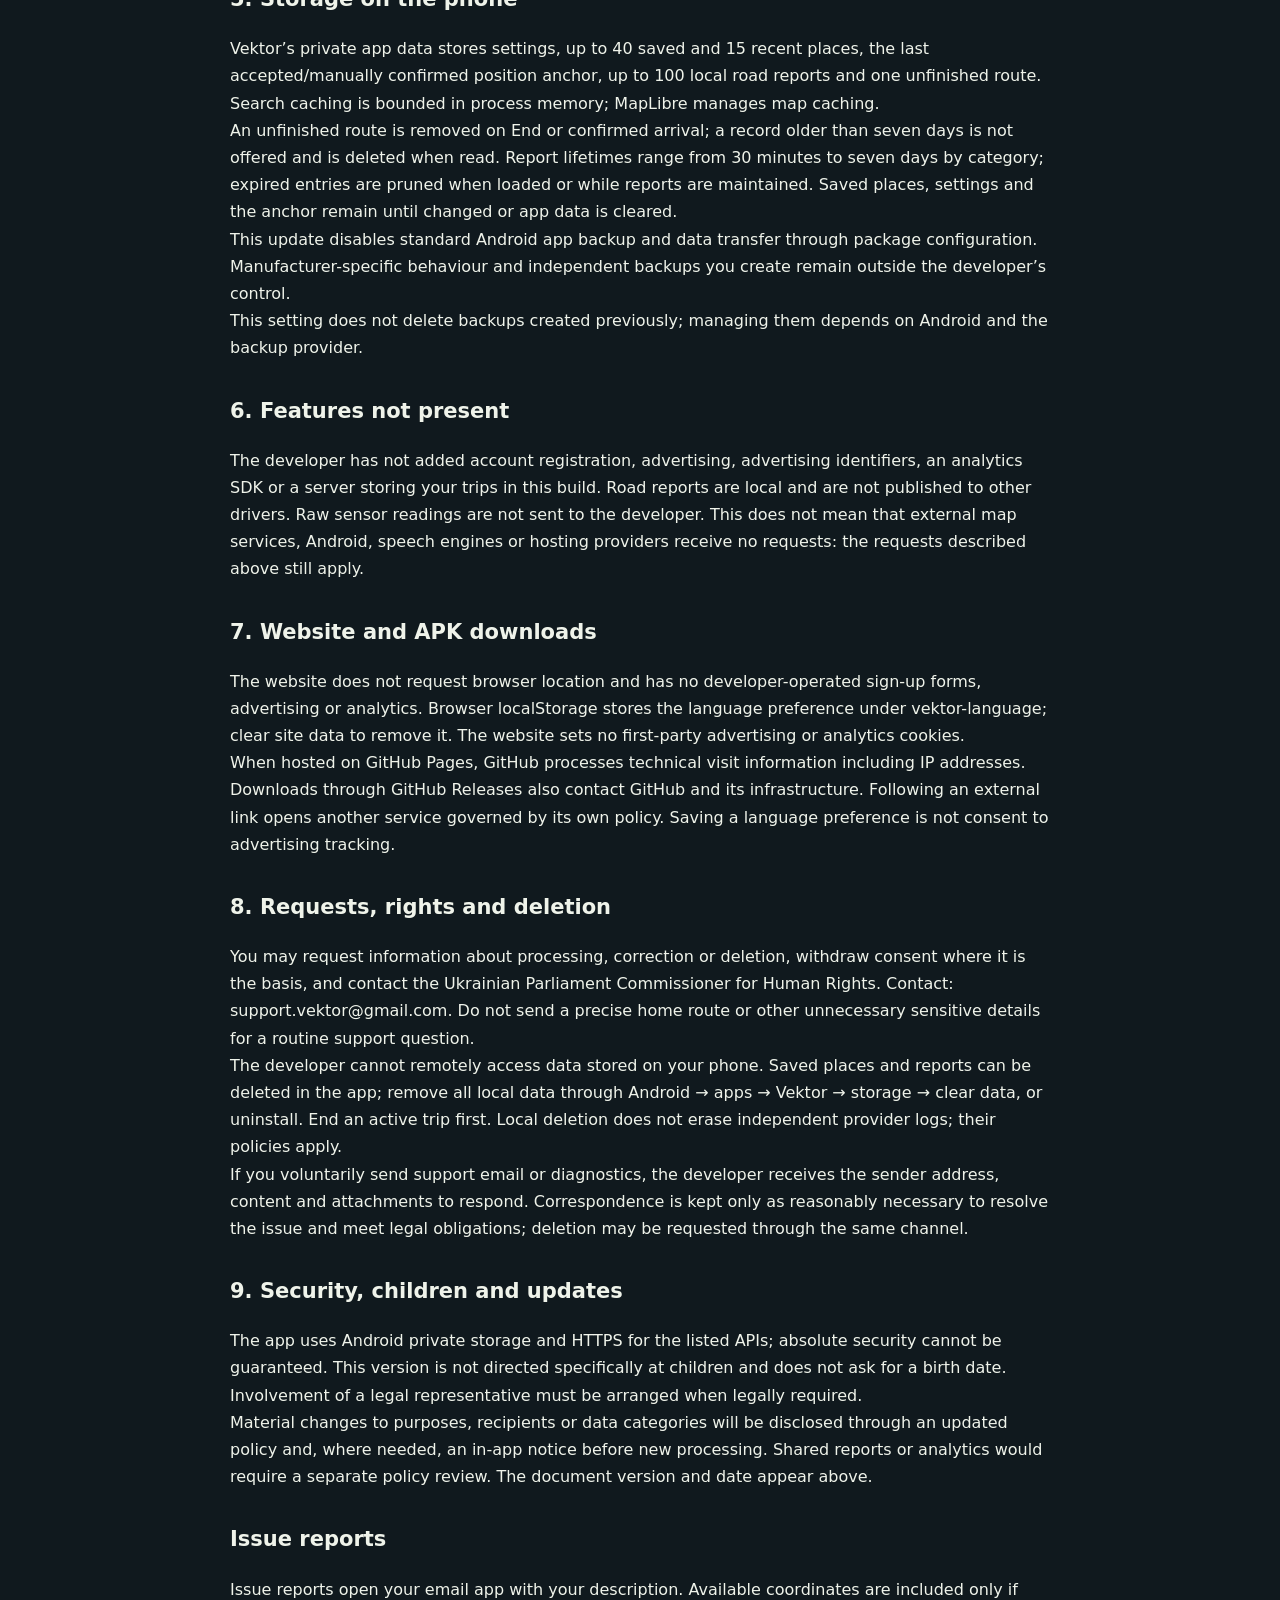
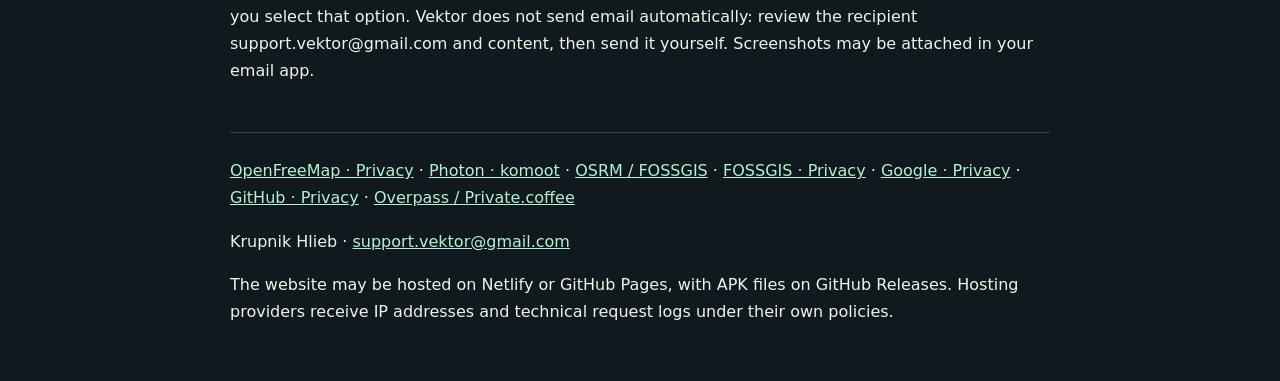
<file: privacy-en.html>
<!doctype html><html lang="en"><meta charset="utf-8"><meta name="viewport" content="width=device-width,initial-scale=1"><title>Privacy Policy — Vektor</title><style>body{margin:0;background:#10191e;color:#eff3ea;font:16px/1.7 system-ui}main{max-width:820px;margin:auto;padding:40px 24px}a{color:#b8efd1}h1{font-size:36px}h2{font-size:21px;margin-top:32px}footer{margin-top:48px;border-top:1px solid #33434a;padding-top:24px}p{white-space:normal}</style><main><a href="index.html">← Vektor</a> · <a href="privacy-uk.html">Українська</a><h1>Privacy Policy</h1><p>2026-10-30 · v1.2</p><section><h2>1. Who is responsible</h2><p>Developer and contact: Krupnik Hlieb / Крупнік Глєб, Ukraine. Privacy and support contact: support.vektor@gmail.com. This policy covers the Vektor Android application and its download website. It describes the current build, not future features.</p></section><section><h2>2. Data used by the application</h2><p>Location data includes coordinates, reported accuracy, update time and provider, and speed and travel bearing when available. Accelerometer, gyroscope, magnetometer and step readings support phone direction and approximate motion estimation when a fresh position is unavailable. These readings are processed on the phone; this does not involve audio or video recording.<br>The app also uses address/place queries, origin and destination points, travel mode, saved and recent places, local road reports and settings. To select speech output, it checks installed text-to-speech services and their voices, not a general inventory of all installed applications.</p></section><section><h2>3. Purposes and permissions</h2><p>Data supports place search, route planning and display, turn guidance, map orientation, speech and reopening an unfinished trip. Location access uses Android permissions. An active trip can continue with the screen locked through a foreground service with an ongoing notification; End stops the trip. Physical activity access supports step detection, and notification permission supports the navigation card. Camera, microphone, contacts and SMS permissions are not requested for these features.<br>You may refuse or revoke permissions in Android, limiting the relevant functions. Processing serves functions you request and uses consent/permissions where legally required. A system permission is not unlimited consent for unrelated purposes.</p></section><section><h2>4. Requests to external services</h2><p>OpenFreeMap receives style, font and tile requests for the map area being viewed. These requests disclose that area.<br>Photon (photon.komoot.io) receives search text, including suggestions after a pause in typing, and may receive point A/current coordinates to favour nearby results. A reverse lookup to identify a city for a short address may also transmit coordinates.<br>OSRM / FOSSGIS (routing.openstreetmap.de) receives route origin, destination and travel mode. Automatic rerouting may use the current confirmed position as the origin.<br>Each network connection exposes the IP address and request metadata to its server. App requests to these APIs use HTTPS. Providers may process data outside Ukraine under their own policies; Vektor’s developer does not control their retention periods.<br>Android and its location provider separately govern satellite and network positioning. The selected speech engine receives guidance text; a network voice may send that text to its provider. Offline speech requires a suitable downloaded voice.<br>Overpass / Private.coffee (overpass.private.coffee) receives an OSM ID and the bounds of the found area to check address-bearing buildings inside it. The device position and search text are not added to this request; the server sees the IP address and network metadata. At most one candidate among the first three results is checked. Up to 40 checks are cached only in process memory, with successful responses cached for up to one hour. If unavailable, the app does not substitute an address. Provider policy: https://overpass.private.coffee/.</p></section><section><h2>5. Storage on the phone</h2><p>Vektor’s private app data stores settings, up to 40 saved and 15 recent places, the last accepted/manually confirmed position anchor, up to 100 local road reports and one unfinished route. Search caching is bounded in process memory; MapLibre manages map caching.<br>An unfinished route is removed on End or confirmed arrival; a record older than seven days is not offered and is deleted when read. Report lifetimes range from 30 minutes to seven days by category; expired entries are pruned when loaded or while reports are maintained. Saved places, settings and the anchor remain until changed or app data is cleared.<br>This update disables standard Android app backup and data transfer through package configuration. Manufacturer-specific behaviour and independent backups you create remain outside the developer’s control.<br>This setting does not delete backups created previously; managing them depends on Android and the backup provider.</p></section><section><h2>6. Features not present</h2><p>The developer has not added account registration, advertising, advertising identifiers, an analytics SDK or a server storing your trips in this build. Road reports are local and are not published to other drivers. Raw sensor readings are not sent to the developer. This does not mean that external map services, Android, speech engines or hosting providers receive no requests: the requests described above still apply.</p></section><section><h2>7. Website and APK downloads</h2><p>The website does not request browser location and has no developer-operated sign-up forms, advertising or analytics. Browser localStorage stores the language preference under vektor-language; clear site data to remove it. The website sets no first-party advertising or analytics cookies.<br>When hosted on GitHub Pages, GitHub processes technical visit information including IP addresses. Downloads through GitHub Releases also contact GitHub and its infrastructure. Following an external link opens another service governed by its own policy. Saving a language preference is not consent to advertising tracking.</p></section><section><h2>8. Requests, rights and deletion</h2><p>You may request information about processing, correction or deletion, withdraw consent where it is the basis, and contact the Ukrainian Parliament Commissioner for Human Rights. Contact: support.vektor@gmail.com. Do not send a precise home route or other unnecessary sensitive details for a routine support question.<br>The developer cannot remotely access data stored on your phone. Saved places and reports can be deleted in the app; remove all local data through Android → apps → Vektor → storage → clear data, or uninstall. End an active trip first. Local deletion does not erase independent provider logs; their policies apply.<br>If you voluntarily send support email or diagnostics, the developer receives the sender address, content and attachments to respond. Correspondence is kept only as reasonably necessary to resolve the issue and meet legal obligations; deletion may be requested through the same channel.</p></section><section><h2>9. Security, children and updates</h2><p>The app uses Android private storage and HTTPS for the listed APIs; absolute security cannot be guaranteed. This version is not directed specifically at children and does not ask for a birth date. Involvement of a legal representative must be arranged when legally required.<br>Material changes to purposes, recipients or data categories will be disclosed through an updated policy and, where needed, an in-app notice before new processing. Shared reports or analytics would require a separate policy review. The document version and date appear above.</p></section><section><h2>Issue reports</h2><p>Issue reports open your email app with your description. Available coordinates are included only if you select that option. Vektor does not send email automatically: review the recipient support.vektor@gmail.com and content, then send it yourself. Screenshots may be attached in your email app.</p></section><footer><a href="https://openfreemap.org/privacy/">OpenFreeMap · Privacy</a> · <a href="https://www.komoot.com/privacy">Photon · komoot</a> · <a href="https://routing.openstreetmap.de/about.html">OSRM / FOSSGIS</a> · <a href="https://www.fossgis.de/datenschutzerklaerung/">FOSSGIS · Privacy</a> · <a href="https://policies.google.com/privacy">Google · Privacy</a> · <a href="https://docs.github.com/en/site-policy/privacy-policies/github-general-privacy-statement">GitHub · Privacy</a> · <a href="https://overpass.private.coffee/">Overpass / Private.coffee</a><p>Krupnik Hlieb · <a href="mailto:support.vektor@gmail.com">support.vektor@gmail.com</a></p><p>The website may be hosted on Netlify or GitHub Pages, with APK files on GitHub Releases. Hosting providers receive IP addresses and technical request logs under their own policies.</p></footer></main></html>
</file>
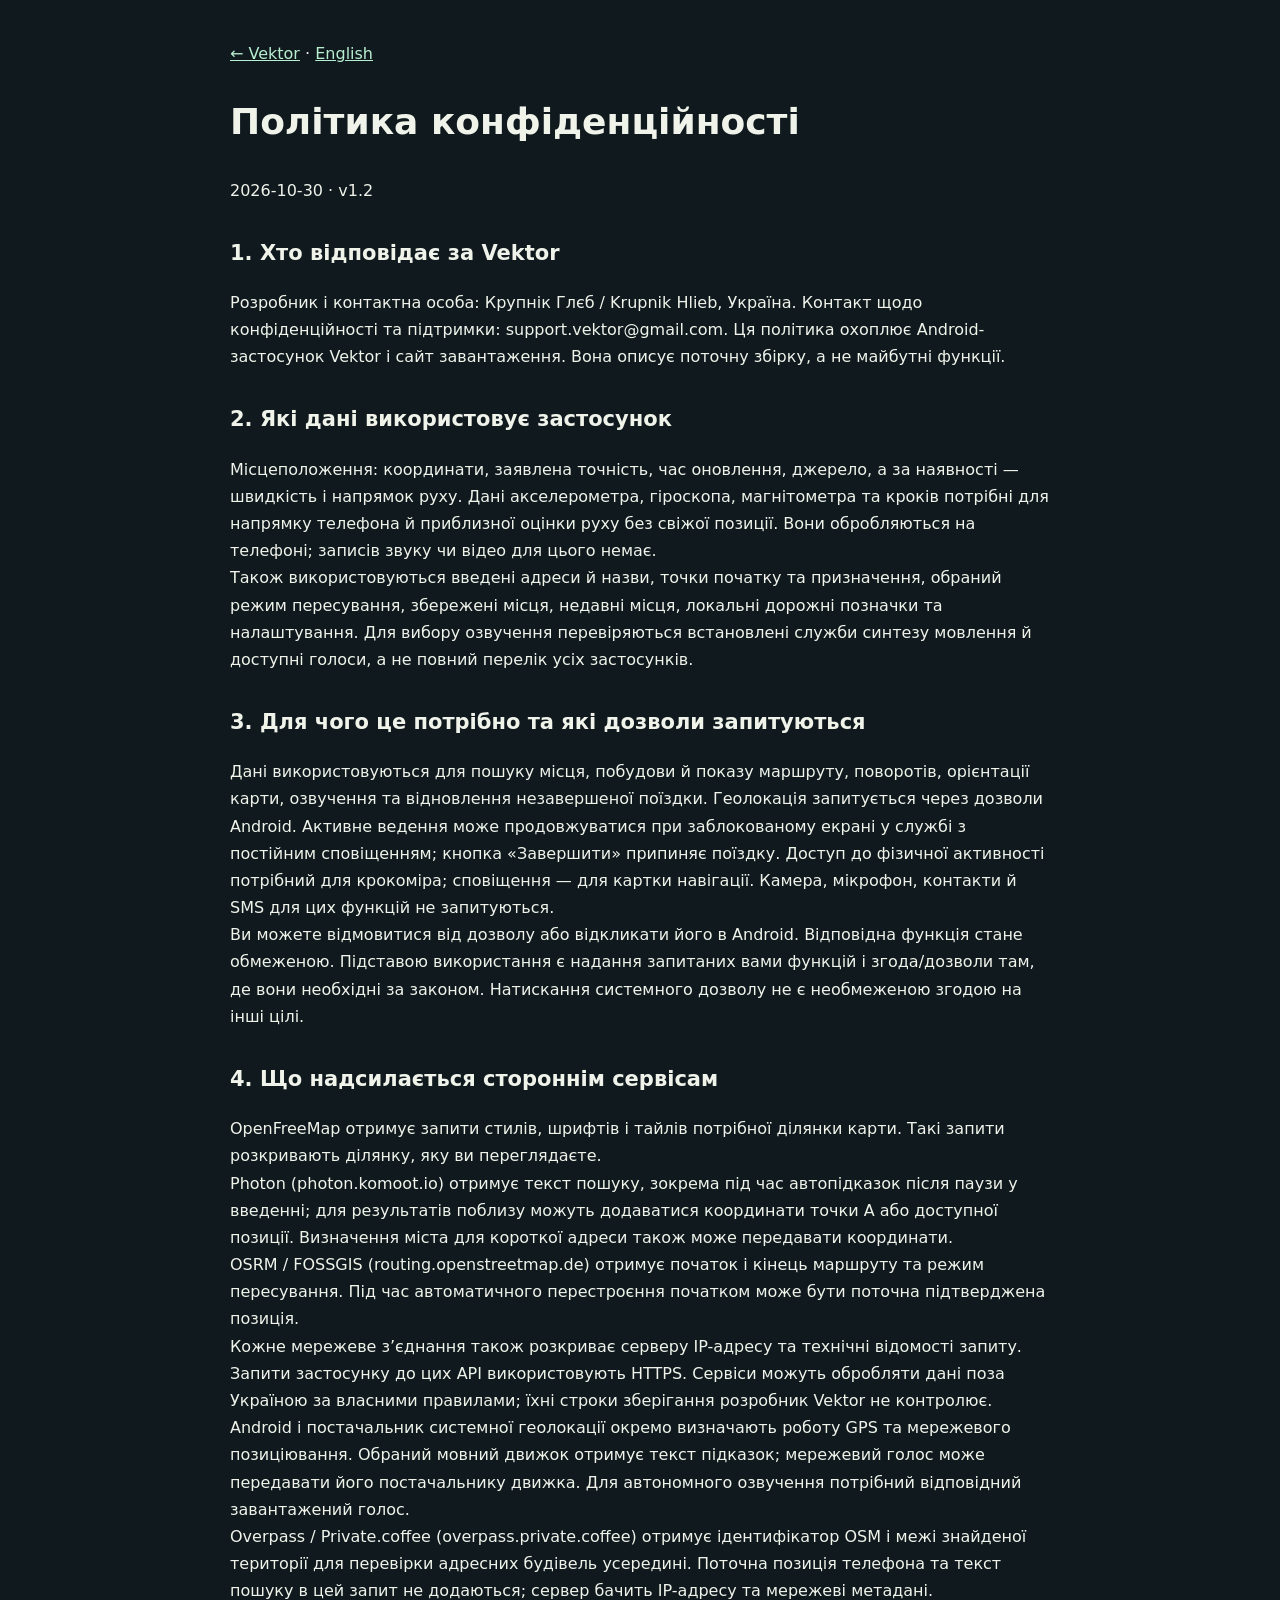
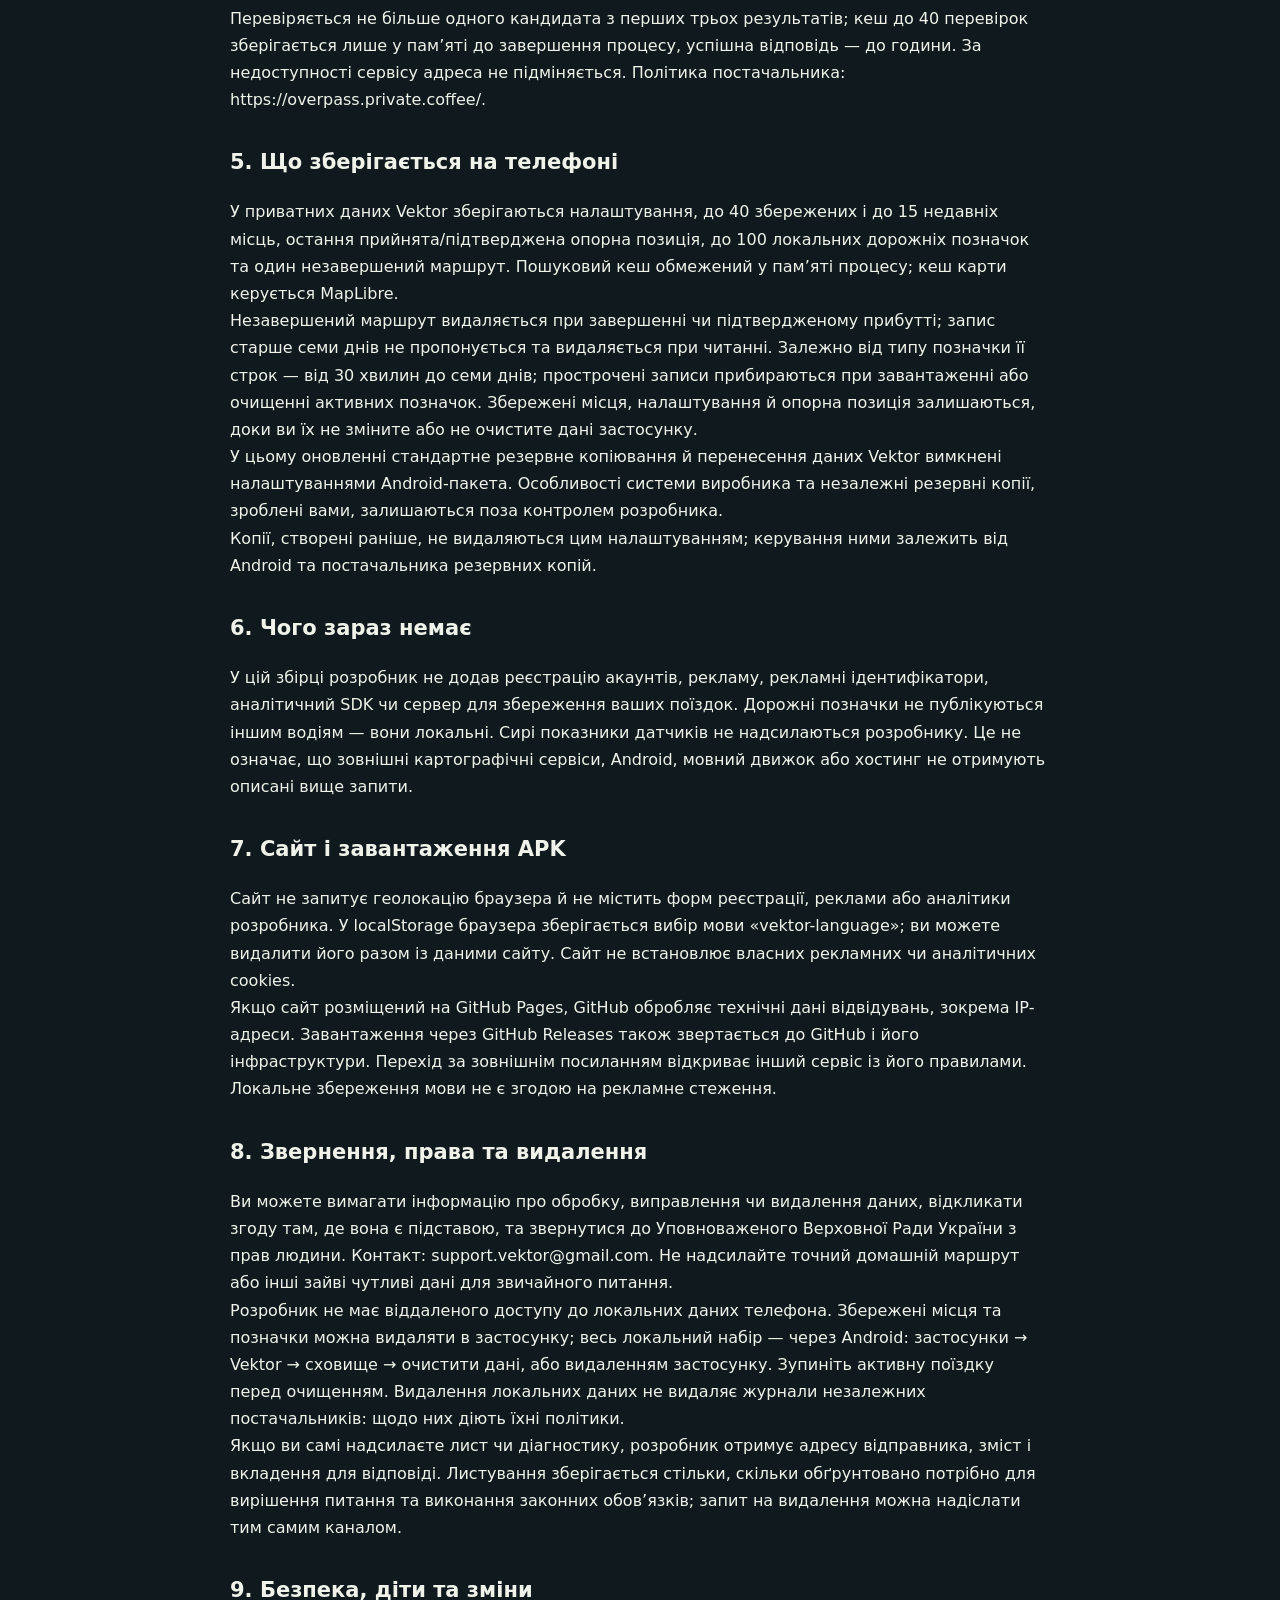
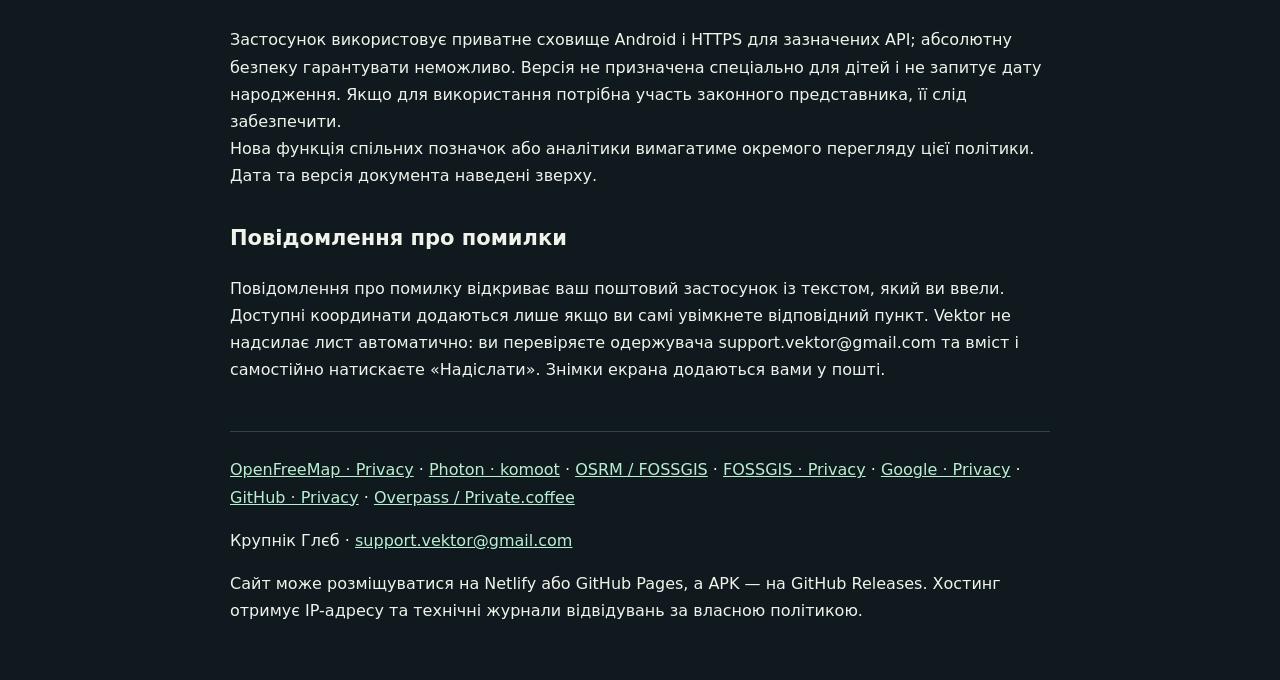
<file: privacy-uk.html>
<!doctype html><html lang="uk"><meta charset="utf-8"><meta name="viewport" content="width=device-width,initial-scale=1"><title>Політика конфіденційності — Vektor</title><style>body{margin:0;background:#10191e;color:#eff3ea;font:16px/1.7 system-ui}main{max-width:820px;margin:auto;padding:40px 24px}a{color:#b8efd1}h1{font-size:36px}h2{font-size:21px;margin-top:32px}footer{margin-top:48px;border-top:1px solid #33434a;padding-top:24px}p{white-space:normal}</style><main><a href="index.html">← Vektor</a> · <a href="privacy-en.html">English</a><h1>Політика конфіденційності</h1><p>2026-10-30 · v1.2</p><section><h2>1. Хто відповідає за Vektor</h2><p>Розробник і контактна особа: Крупнік Глєб / Krupnik Hlieb, Україна. Контакт щодо конфіденційності та підтримки: support.vektor@gmail.com. Ця політика охоплює Android-застосунок Vektor і сайт завантаження. Вона описує поточну збірку, а не майбутні функції.</p></section><section><h2>2. Які дані використовує застосунок</h2><p>Місцеположення: координати, заявлена точність, час оновлення, джерело, а за наявності — швидкість і напрямок руху. Дані акселерометра, гіроскопа, магнітометра та кроків потрібні для напрямку телефона й приблизної оцінки руху без свіжої позиції. Вони обробляються на телефоні; записів звуку чи відео для цього немає.<br>Також використовуються введені адреси й назви, точки початку та призначення, обраний режим пересування, збережені місця, недавні місця, локальні дорожні позначки та налаштування. Для вибору озвучення перевіряються встановлені служби синтезу мовлення й доступні голоси, а не повний перелік усіх застосунків.</p></section><section><h2>3. Для чого це потрібно та які дозволи запитуються</h2><p>Дані використовуються для пошуку місця, побудови й показу маршруту, поворотів, орієнтації карти, озвучення та відновлення незавершеної поїздки. Геолокація запитується через дозволи Android. Активне ведення може продовжуватися при заблокованому екрані у службі з постійним сповіщенням; кнопка «Завершити» припиняє поїздку. Доступ до фізичної активності потрібний для крокоміра; сповіщення — для картки навігації. Камера, мікрофон, контакти й SMS для цих функцій не запитуються.<br>Ви можете відмовитися від дозволу або відкликати його в Android. Відповідна функція стане обмеженою. Підставою використання є надання запитаних вами функцій і згода/дозволи там, де вони необхідні за законом. Натискання системного дозволу не є необмеженою згодою на інші цілі.</p></section><section><h2>4. Що надсилається стороннім сервісам</h2><p>OpenFreeMap отримує запити стилів, шрифтів і тайлів потрібної ділянки карти. Такі запити розкривають ділянку, яку ви переглядаєте.<br>Photon (photon.komoot.io) отримує текст пошуку, зокрема під час автопідказок після паузи у введенні; для результатів поблизу можуть додаватися координати точки A або доступної позиції. Визначення міста для короткої адреси також може передавати координати.<br>OSRM / FOSSGIS (routing.openstreetmap.de) отримує початок і кінець маршруту та режим пересування. Під час автоматичного перестроєння початком може бути поточна підтверджена позиція.<br>Кожне мережеве з’єднання також розкриває серверу IP-адресу та технічні відомості запиту. Запити застосунку до цих API використовують HTTPS. Сервіси можуть обробляти дані поза Україною за власними правилами; їхні строки зберігання розробник Vektor не контролює.<br>Android і постачальник системної геолокації окремо визначають роботу GPS та мережевого позиціювання. Обраний мовний движок отримує текст підказок; мережевий голос може передавати його постачальнику движка. Для автономного озвучення потрібний відповідний завантажений голос.<br>Overpass / Private.coffee (overpass.private.coffee) отримує ідентифікатор OSM і межі знайденої території для перевірки адресних будівель усередині. Поточна позиція телефона та текст пошуку в цей запит не додаються; сервер бачить IP-адресу та мережеві метадані. Перевіряється не більше одного кандидата з перших трьох результатів; кеш до 40 перевірок зберігається лише у пам’яті до завершення процесу, успішна відповідь — до години. За недоступності сервісу адреса не підміняється. Політика постачальника: https://overpass.private.coffee/.</p></section><section><h2>5. Що зберігається на телефоні</h2><p>У приватних даних Vektor зберігаються налаштування, до 40 збережених і до 15 недавніх місць, остання прийнята/підтверджена опорна позиція, до 100 локальних дорожніх позначок та один незавершений маршрут. Пошуковий кеш обмежений у пам’яті процесу; кеш карти керується MapLibre.<br>Незавершений маршрут видаляється при завершенні чи підтвердженому прибутті; запис старше семи днів не пропонується та видаляється при читанні. Залежно від типу позначки її строк — від 30 хвилин до семи днів; прострочені записи прибираються при завантаженні або очищенні активних позначок. Збережені місця, налаштування й опорна позиція залишаються, доки ви їх не зміните або не очистите дані застосунку.<br>У цьому оновленні стандартне резервне копіювання й перенесення даних Vektor вимкнені налаштуваннями Android-пакета. Особливості системи виробника та незалежні резервні копії, зроблені вами, залишаються поза контролем розробника.<br>Копії, створені раніше, не видаляються цим налаштуванням; керування ними залежить від Android та постачальника резервних копій.</p></section><section><h2>6. Чого зараз немає</h2><p>У цій збірці розробник не додав реєстрацію акаунтів, рекламу, рекламні ідентифікатори, аналітичний SDK чи сервер для збереження ваших поїздок. Дорожні позначки не публікуються іншим водіям — вони локальні. Сирі показники датчиків не надсилаються розробнику. Це не означає, що зовнішні картографічні сервіси, Android, мовний движок або хостинг не отримують описані вище запити.</p></section><section><h2>7. Сайт і завантаження APK</h2><p>Сайт не запитує геолокацію браузера й не містить форм реєстрації, реклами або аналітики розробника. У localStorage браузера зберігається вибір мови «vektor-language»; ви можете видалити його разом із даними сайту. Сайт не встановлює власних рекламних чи аналітичних cookies.<br>Якщо сайт розміщений на GitHub Pages, GitHub обробляє технічні дані відвідувань, зокрема IP-адреси. Завантаження через GitHub Releases також звертається до GitHub і його інфраструктури. Перехід за зовнішнім посиланням відкриває інший сервіс із його правилами. Локальне збереження мови не є згодою на рекламне стеження.</p></section><section><h2>8. Звернення, права та видалення</h2><p>Ви можете вимагати інформацію про обробку, виправлення чи видалення даних, відкликати згоду там, де вона є підставою, та звернутися до Уповноваженого Верховної Ради України з прав людини. Контакт: support.vektor@gmail.com. Не надсилайте точний домашній маршрут або інші зайві чутливі дані для звичайного питання.<br>Розробник не має віддаленого доступу до локальних даних телефона. Збережені місця та позначки можна видаляти в застосунку; весь локальний набір — через Android: застосунки → Vektor → сховище → очистити дані, або видаленням застосунку. Зупиніть активну поїздку перед очищенням. Видалення локальних даних не видаляє журнали незалежних постачальників: щодо них діють їхні політики.<br>Якщо ви самі надсилаєте лист чи діагностику, розробник отримує адресу відправника, зміст і вкладення для відповіді. Листування зберігається стільки, скільки обґрунтовано потрібно для вирішення питання та виконання законних обов’язків; запит на видалення можна надіслати тим самим каналом.</p></section><section><h2>9. Безпека, діти та зміни</h2><p>Застосунок використовує приватне сховище Android і HTTPS для зазначених API; абсолютну безпеку гарантувати неможливо. Версія не призначена спеціально для дітей і не запитує дату народження. Якщо для використання потрібна участь законного представника, її слід забезпечити.<br> Нова функція спільних позначок або аналітики вимагатиме окремого перегляду цієї політики. Дата та версія документа наведені зверху.</p></section><section><h2>Повідомлення про помилки</h2><p>Повідомлення про помилку відкриває ваш поштовий застосунок із текстом, який ви ввели. Доступні координати додаються лише якщо ви самі увімкнете відповідний пункт. Vektor не надсилає лист автоматично: ви перевіряєте одержувача support.vektor@gmail.com та вміст і самостійно натискаєте «Надіслати». Знімки екрана додаються вами у пошті.</p></section><footer><a href="https://openfreemap.org/privacy/">OpenFreeMap · Privacy</a> · <a href="https://www.komoot.com/privacy">Photon · komoot</a> · <a href="https://routing.openstreetmap.de/about.html">OSRM / FOSSGIS</a> · <a href="https://www.fossgis.de/datenschutzerklaerung/">FOSSGIS · Privacy</a> · <a href="https://policies.google.com/privacy">Google · Privacy</a> · <a href="https://docs.github.com/en/site-policy/privacy-policies/github-general-privacy-statement">GitHub · Privacy</a> · <a href="https://overpass.private.coffee/">Overpass / Private.coffee</a><p>Крупнік Глєб · <a href="mailto:support.vektor@gmail.com">support.vektor@gmail.com</a></p><p>Сайт може розміщуватися на Netlify або GitHub Pages, а APK — на GitHub Releases. Хостинг отримує IP-адресу та технічні журнали відвідувань за власною політикою.</p></footer></main></html>
</file>
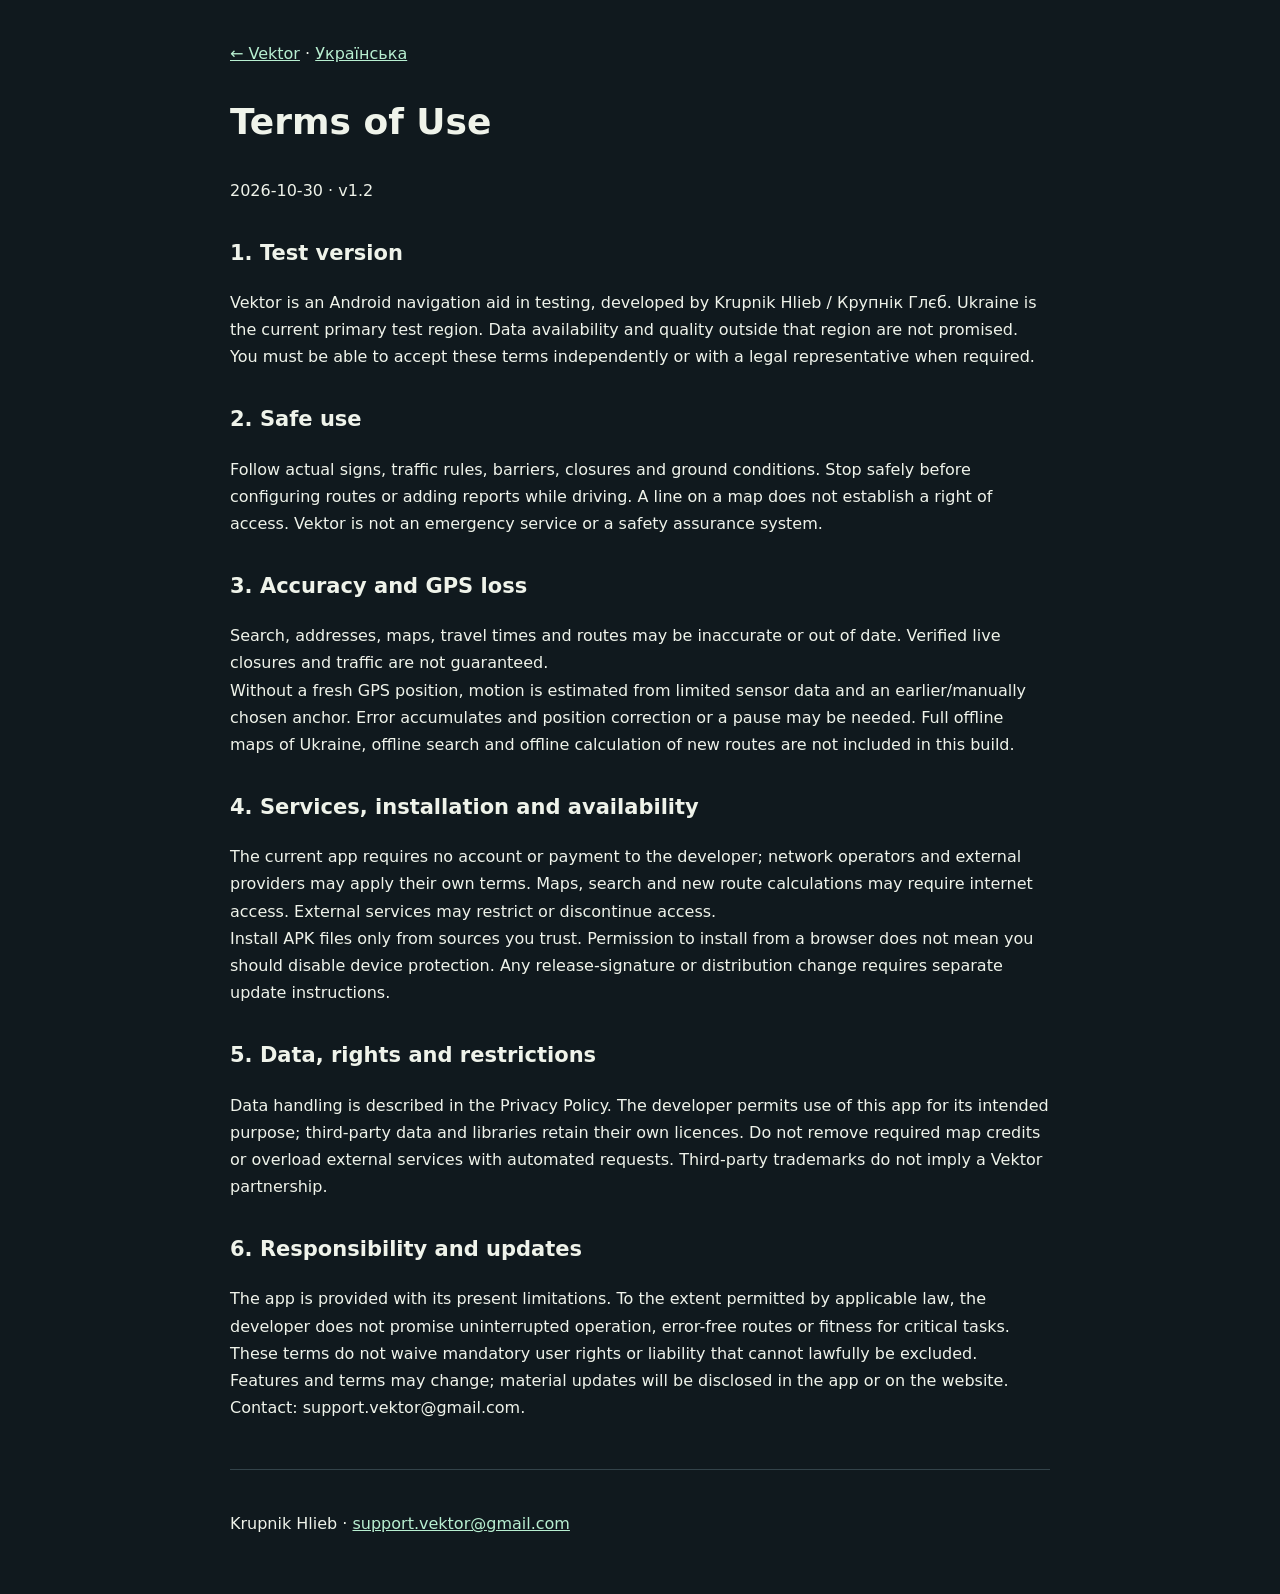
<file: terms-en.html>
<!doctype html><html lang="en"><meta charset="utf-8"><meta name="viewport" content="width=device-width,initial-scale=1"><title>Terms of Use — Vektor</title><style>body{margin:0;background:#10191e;color:#eff3ea;font:16px/1.7 system-ui}main{max-width:820px;margin:auto;padding:40px 24px}a{color:#b8efd1}h1{font-size:36px}h2{font-size:21px;margin-top:32px}footer{margin-top:48px;border-top:1px solid #33434a;padding-top:24px}p{white-space:normal}</style><main><a href="index.html">← Vektor</a> · <a href="terms-uk.html">Українська</a><h1>Terms of Use</h1><p>2026-10-30 · v1.2</p><section><h2>1. Test version</h2><p>Vektor is an Android navigation aid in testing, developed by Krupnik Hlieb / Крупнік Глєб. Ukraine is the current primary test region. Data availability and quality outside that region are not promised. You must be able to accept these terms independently or with a legal representative when required.</p></section><section><h2>2. Safe use</h2><p>Follow actual signs, traffic rules, barriers, closures and ground conditions. Stop safely before configuring routes or adding reports while driving. A line on a map does not establish a right of access. Vektor is not an emergency service or a safety assurance system.</p></section><section><h2>3. Accuracy and GPS loss</h2><p>Search, addresses, maps, travel times and routes may be inaccurate or out of date. Verified live closures and traffic are not guaranteed.<br>Without a fresh GPS position, motion is estimated from limited sensor data and an earlier/manually chosen anchor. Error accumulates and position correction or a pause may be needed. Full offline maps of Ukraine, offline search and offline calculation of new routes are not included in this build.</p></section><section><h2>4. Services, installation and availability</h2><p>The current app requires no account or payment to the developer; network operators and external providers may apply their own terms. Maps, search and new route calculations may require internet access. External services may restrict or discontinue access.<br>Install APK files only from sources you trust. Permission to install from a browser does not mean you should disable device protection. Any release-signature or distribution change requires separate update instructions.</p></section><section><h2>5. Data, rights and restrictions</h2><p>Data handling is described in the Privacy Policy. The developer permits use of this app for its intended purpose; third-party data and libraries retain their own licences. Do not remove required map credits or overload external services with automated requests. Third-party trademarks do not imply a Vektor partnership.</p></section><section><h2>6. Responsibility and updates</h2><p>The app is provided with its present limitations. To the extent permitted by applicable law, the developer does not promise uninterrupted operation, error-free routes or fitness for critical tasks. These terms do not waive mandatory user rights or liability that cannot lawfully be excluded.<br>Features and terms may change; material updates will be disclosed in the app or on the website. Contact: support.vektor@gmail.com.</p></section><footer><p>Krupnik Hlieb · <a href="mailto:support.vektor@gmail.com">support.vektor@gmail.com</a></p></footer></main></html>
</file>
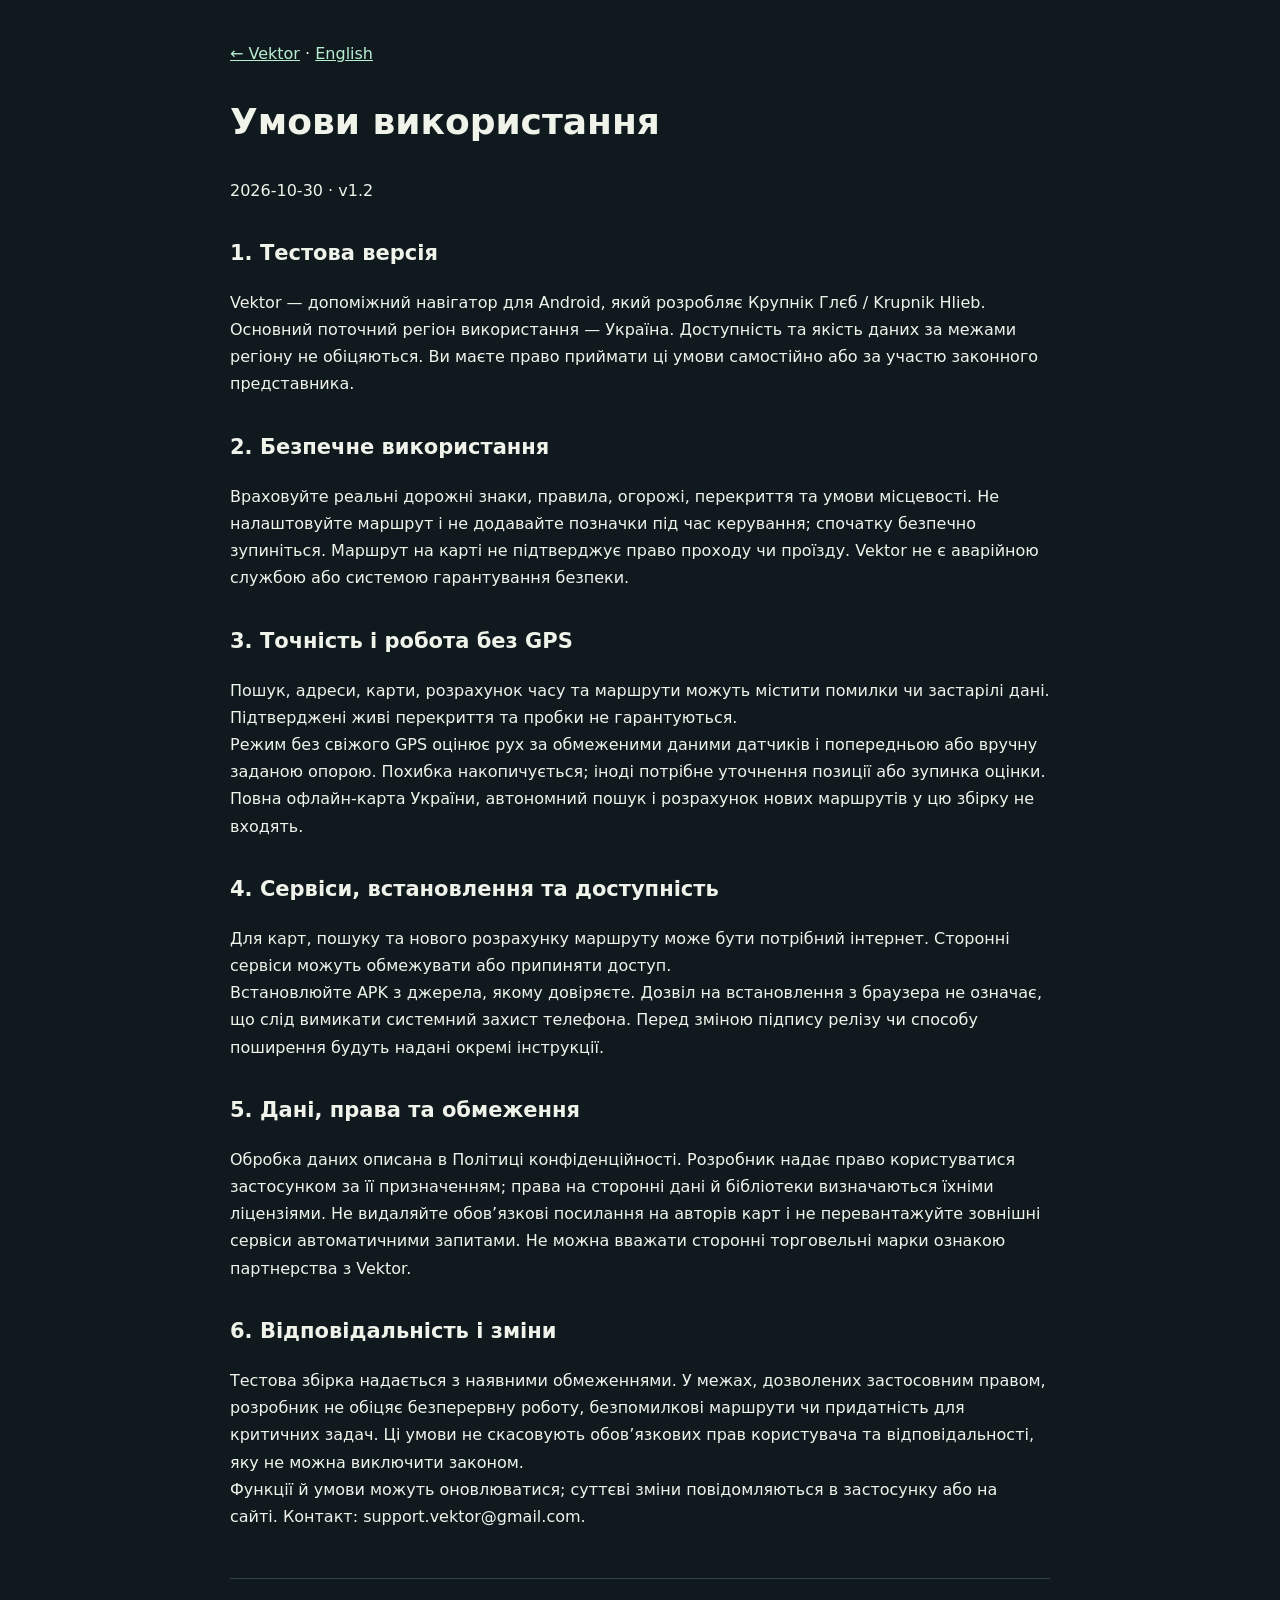
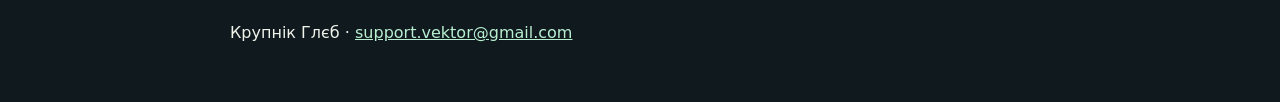
<file: terms-uk.html>
<!doctype html><html lang="uk"><meta charset="utf-8"><meta name="viewport" content="width=device-width,initial-scale=1"><title>Умови використання — Vektor</title><style>body{margin:0;background:#10191e;color:#eff3ea;font:16px/1.7 system-ui}main{max-width:820px;margin:auto;padding:40px 24px}a{color:#b8efd1}h1{font-size:36px}h2{font-size:21px;margin-top:32px}footer{margin-top:48px;border-top:1px solid #33434a;padding-top:24px}p{white-space:normal}</style><main><a href="index.html">← Vektor</a> · <a href="terms-en.html">English</a><h1>Умови використання</h1><p>2026-10-30 · v1.2</p><section><h2>1. Тестова версія</h2><p>Vektor — допоміжний навігатор для Android, який розробляє Крупнік Глєб / Krupnik Hlieb. Основний поточний регіон використання — Україна. Доступність та якість даних за межами регіону не обіцяються. Ви маєте право приймати ці умови самостійно або за участю законного представника.</p></section><section><h2>2. Безпечне використання</h2><p>Враховуйте реальні дорожні знаки, правила, огорожі, перекриття та умови місцевості. Не налаштовуйте маршрут і не додавайте позначки під час керування; спочатку безпечно зупиніться. Маршрут на карті не підтверджує право проходу чи проїзду. Vektor не є аварійною службою або системою гарантування безпеки.</p></section><section><h2>3. Точність і робота без GPS</h2><p>Пошук, адреси, карти, розрахунок часу та маршрути можуть містити помилки чи застарілі дані. Підтверджені живі перекриття та пробки не гарантуються.<br>Режим без свіжого GPS оцінює рух за обмеженими даними датчиків і попередньою або вручну заданою опорою. Похибка накопичується; іноді потрібне уточнення позиції або зупинка оцінки. Повна офлайн-карта України, автономний пошук і розрахунок нових маршрутів у цю збірку не входять.</p></section><section><h2>4. Сервіси, встановлення та доступність</h2><p> Для карт, пошуку та нового розрахунку маршруту може бути потрібний інтернет. Сторонні сервіси можуть обмежувати або припиняти доступ.<br>Встановлюйте APK з джерела, якому довіряєте. Дозвіл на встановлення з браузера не означає, що слід вимикати системний захист телефона. Перед зміною підпису релізу чи способу поширення будуть надані окремі інструкції.</p></section><section><h2>5. Дані, права та обмеження</h2><p>Обробка даних описана в Політиці конфіденційності. Розробник надає право користуватися застосунком за її призначенням; права на сторонні дані й бібліотеки визначаються їхніми ліцензіями. Не видаляйте обов’язкові посилання на авторів карт і не перевантажуйте зовнішні сервіси автоматичними запитами. Не можна вважати сторонні торговельні марки ознакою партнерства з Vektor.</p></section><section><h2>6. Відповідальність і зміни</h2><p>Тестова збірка надається з наявними обмеженнями. У межах, дозволених застосовним правом, розробник не обіцяє безперервну роботу, безпомилкові маршрути чи придатність для критичних задач. Ці умови не скасовують обов’язкових прав користувача та відповідальності, яку не можна виключити законом.<br>Функції й умови можуть оновлюватися; суттєві зміни повідомляються в застосунку або на сайті. Контакт: support.vektor@gmail.com.</p></section><footer><p>Крупнік Глєб · <a href="mailto:support.vektor@gmail.com">support.vektor@gmail.com</a></p></footer></main></html>
</file>
<file: styles.css>
@charset "UTF-8";
:root{--bg:#10171c;--panel:#182229;--line:#2a353b;--text:#f4f3e9;--muted:#aab8bd;--mint:#b7edca;--blue:#2861ef;--font:"Segoe UI Variable","Segoe UI",Arial,sans-serif;color-scheme:dark}
*{box-sizing:border-box}html{scroll-behavior:smooth;scroll-padding-top:90px}body{margin:0;background:var(--bg);color:var(--text);font-family:var(--font);font-size:16px;line-height:1.6;-webkit-font-smoothing:antialiased}a{color:inherit;text-decoration:none}button{font:inherit;cursor:pointer}button,a{-webkit-tap-highlight-color:transparent}button:focus-visible,a:focus-visible,summary:focus-visible,[tabindex]:focus-visible{outline:3px solid var(--mint);outline-offset:5px}img{display:block;max-width:100%;height:auto}svg{display:block}p,h1,h2,h3,figure{margin:0}button{color:inherit}::selection{background:var(--mint);color:var(--bg)}.wrap{width:min(1160px,calc(100% - 80px));margin-inline:auto}.icon{width:24px;height:24px;fill:none;stroke:currentColor;stroke-width:1.7;stroke-linecap:round;stroke-linejoin:round;flex-shrink:0}.svg-library{position:absolute;width:0;height:0;overflow:hidden}.skip{position:fixed;top:8px;left:12px;transform:translateY(-150%);background:var(--mint);padding:10px 20px;color:var(--bg);z-index:100}.skip:focus{transform:none}.header{border-bottom:1px solid #ffffff0e;background:#10171cf5;position:sticky;top:0;z-index:20;backdrop-filter:blur(14px)}.nav{height:90px;display:flex;align-items:center;justify-content:space-between;gap:25px}.brand{display:inline-flex;align-items:center;gap:11px;font-size:29px;font-weight:700;letter-spacing:-1.6px;line-height:1}.brand-dot{color:var(--mint)}.nav-links{display:flex;gap:28px;font-size:14px;color:#c5cfd0}.nav-links a:hover,.footer a:hover{color:var(--mint)}.nav-actions{display:flex;align-items:center;gap:27px}.languages{display:flex;align-items:center;gap:7px;font-size:12px;color:#64757e}.languages button{border:0;background:none;padding:11px 3px;font-size:12px;min-height:44px;color:#8b9ba3}.languages button[aria-pressed=true]{color:var(--text);font-weight:700}.nav-cta{display:flex;align-items:center;gap:18px;border:1px solid #586963;border-radius:7px;padding:10px 17px;font-size:13px;font-weight:600}.nav-cta .icon{width:18px;height:18px}.nav-cta:hover{background:var(--mint);color:var(--bg);border-color:var(--mint)}.hero{display:grid;grid-template-columns:1.05fr 1fr;min-height:744px;align-items:center;gap:20px;padding-block:45px 44px}.eyebrow{font-size:11px;letter-spacing:1.6px;font-weight:650;line-height:1.6;display:flex;align-items:center;gap:9px;text-transform:uppercase}.status-dot{width:6px;height:6px;border-radius:100%;background:var(--mint);box-shadow:0 0 0 4px #b7edca10;display:inline-block;flex-shrink:0}.hero h1{font-size:clamp(50px,5.65vw,75px);font-weight:650;line-height:1.065;letter-spacing:-3.8px;margin-top:28px;margin-bottom:24px}.mint{color:var(--mint)}.hero-lead{font-size:17px;line-height:1.8;color:var(--muted);max-width:450px}.download-actions{display:flex;gap:12px;margin-top:32px;flex-wrap:wrap}.button{display:inline-flex;align-items:center;justify-content:center;gap:12px;min-height:66px;border-radius:9px;padding:12px 20px;line-height:1.15;transition:background .2s,transform .2s}.button.primary{background:var(--mint);color:#13241a;font-weight:650}.button.primary:hover{background:#d0f7dc;transform:translateY(-2px)}.button small{display:block;font-size:10px;font-weight:500;margin-bottom:4px}.button strong{font-size:21px;font-weight:650}.platform{width:28px;height:28px}.download-icon{width:18px;height:18px;margin-left:8px}.coming{border:1px solid #3b484f;background:#152027;color:#b9c4c8;gap:12px;min-width:145px}.coming small{color:#82959d}.soon-dot{width:6px;height:6px;border-radius:50%;background:#6c7b82;margin-left:6px}.release-note{font-size:11px;color:#94a6af;margin-top:16px}.text-link{display:inline-flex;align-items:center;gap:14px;font-size:12px;border-bottom:1px solid #465650;padding-bottom:4px}.text-link .icon{width:16px;height:16px}.hero .text-link{margin-top:25px;color:#d4ded8}.hero-art{height:640px;position:relative;display:flex;align-items:center;justify-content:center}.hero-track{position:absolute;width:calc(100% + 60px);height:100%;left:-20px;color:#293b3d;opacity:.8}.phone{border:7px solid #344149;outline:1px solid #ffffff10;background:#0c1319;border-radius:35px;overflow:hidden;box-shadow:0 26px 65px #0005;position:relative;line-height:0}.phone img{width:100%;height:auto;display:block}.hero-phone{width:266px;transform:rotate(7deg);z-index:2}.orbit-label{position:absolute;top:24px;left:20px;color:#a2b4b9;font-size:11px;display:flex;gap:10px;align-items:center}.floating-note{position:absolute;bottom:86px;left:-20px;z-index:3;display:flex;align-items:center;gap:13px;padding:16px 20px;background:#263239;border:1px solid #4f666655;border-radius:12px;box-shadow:0 12px 40px #0004;transform:rotate(-3deg)}.note-icon{background:#b7edca;color:#133421;border-radius:8px;padding:10px}.floating-note strong{display:block;font-size:12px;font-weight:650}.floating-note div>span{font-size:11px;color:#9fb0b5}.art-caption{position:absolute;bottom:8px;right:15px;font-size:9px;text-transform:uppercase;letter-spacing:1.5px;color:#6e858c}.intro-strip{border-top:1px solid var(--line);border-bottom:1px solid var(--line);display:flex;align-items:center;justify-content:space-between;gap:22px;min-height:80px;font-size:12px;color:#becaca}.strip-mark{color:var(--mint);font-size:22px}.intro-strip>.icon{color:var(--mint);width:22px}.section{padding-block:105px}.section-heading{display:flex;justify-content:space-between;align-items:flex-end;gap:40px;margin-bottom:40px}.section-heading>p{max-width:340px;font-size:14px;line-height:1.8;color:var(--muted)}h2{font-size:clamp(33px,3.45vw,46px);line-height:1.14;font-weight:600;letter-spacing:-1.9px}.section-heading h2{margin-top:14px}.feature-grid{display:grid;grid-template-columns:repeat(3,1fr);gap:18px}.feature{padding:28px;background:var(--panel);border-radius:14px;position:relative;border:1px solid #ffffff08}.feature-icon{display:inline-flex;padding:12px;border-radius:11px;margin-bottom:48px}.blue{color:#a4c3ff;background:#223855}.mint-bg{color:var(--mint);background:#294139}.lavender{color:#d1c0f4;background:#383249}.feature-number{position:absolute;right:28px;top:32px;color:#53656e;font-size:11px;letter-spacing:1px}.feature h3{font-size:21px;font-weight:600;line-height:1.25;letter-spacing:-.5px;margin-bottom:15px;max-width:260px}.feature p{font-size:13px;line-height:1.8;color:var(--muted)}.feature-foot{display:block;border-top:1px solid #ffffff0e;margin-top:25px;padding-top:18px;font-size:10px;color:#d3ded8;letter-spacing:.4px}.showcase{background:#151f25;border-block:1px solid #ffffff08;overflow:hidden}.showcase-grid{display:grid;grid-template-columns:1fr 1fr;gap:90px;align-items:center;padding-block:76px}.showcase h2{margin:18px 0 24px}.section-lead{color:var(--muted);font-size:14px;line-height:1.85;max-width:400px}.screen-tabs{margin-top:34px;display:grid;gap:8px}.screen-tab{width:100%;border:1px solid transparent;background:transparent;display:flex;gap:17px;align-items:center;text-align:left;border-radius:9px;padding:17px 15px;transition:background .2s}.screen-tab.active{background:#243139;border-color:#45625880}.screen-tab:hover{background:#202d33}.screen-tab>span:nth-child(2){flex:1}.screen-tab .tab-index{font-size:10px;color:#6e878e}.screen-tab strong{font-size:13px;font-weight:600;display:block}.screen-tab small{font-size:11px;color:#96aab1;display:block;margin-top:6px}.screen-tab .icon{width:18px;height:18px;color:var(--mint);opacity:0}.screen-tab.active .icon{opacity:1}.subtle-note{font-size:11px;color:#7f969e;line-height:1.8;margin:20px 15px 0}.screen-stage{position:relative;display:flex;flex-direction:column;align-items:center;min-height:650px;justify-content:center}.stage-circle{position:absolute;width:430px;height:430px;border:1px solid #36534880;border-radius:100%;background:#22392f55}.stage-circle:before{content:"";position:absolute;inset:-30px;border:1px dashed #36534855;border-radius:inherit}.showcase-phone{width:250px;border-width:6px;border-radius:32px;transform:rotate(-5deg);transition:transform .25s}.screen-stage figcaption{z-index:1;text-align:center;font-size:11px;color:#a3b7bb;margin-top:28px;letter-spacing:.3px}.install-section{background:#edeee5;color:#172126;padding-block:90px;color-scheme:light}.install-section .section-heading>p{color:#57686e}.install-section .eyebrow{color:#53645c}.steps{padding:0;margin:50px 0 0;list-style:none;display:grid;grid-template-columns:repeat(4,1fr);gap:35px}.steps li{border-top:1px solid #bcc7bb;padding-top:24px}.step-no{display:flex;align-items:center;justify-content:center;width:35px;height:35px;background:#d6e4d3;border:1px solid #b5c9b7;border-radius:50%;font-size:12px;margin-bottom:28px}.steps h3{font-size:18px;font-weight:650;line-height:1.25;margin-bottom:14px;letter-spacing:-.4px}.steps p{font-size:12px;color:#58676b;line-height:1.9}.install-bottom{border-top:1px solid #d0d7cb;margin-top:40px;padding-top:26px;display:flex;align-items:center;justify-content:space-between;gap:24px}.install-bottom p{font-size:11px;color:#5d6e6e}.dark-link{border-color:#9eafa0;font-weight:650;font-size:13px}.install-section a:focus-visible{outline-color:#2861ef}.roadmap{display:grid;grid-template-columns:1fr 1.05fr;gap:100px;border-bottom:1px solid var(--line)}.roadmap h2{margin-block:18px 24px}.roadmap-list{align-self:center}.roadmap-list>div{display:flex;justify-content:space-between;align-items:center;gap:20px;padding:22px 0;border-bottom:1px solid var(--line);font-size:14px}.roadmap-list>div:first-child{border-top:1px solid var(--line)}.tag{white-space:nowrap;border:1px solid #44555d;border-radius:5px;padding:3px 9px;font-size:9px;color:#b6c7cd;letter-spacing:.2px}.mint-tag{color:var(--mint);border-color:#456854;background:#b7edca08}.faq-section{padding-block:100px;display:grid;grid-template-columns:.8fr 1.2fr;gap:90px}.faq-section h2{margin-top:18px}.faq-list details{border-bottom:1px solid var(--line)}.faq-list details:first-child{border-top:1px solid var(--line)}summary{cursor:pointer;padding:22px 28px 22px 0;font-size:14px;font-weight:550;position:relative;list-style:none}summary::-webkit-details-marker{display:none}summary:after{content:"+";position:absolute;right:2px;top:18px;font-size:22px;font-weight:300;color:var(--mint)}details[open] summary:after{content:"−"}.faq-list details p{font-size:12px;color:var(--muted);line-height:1.95;padding-bottom:25px;padding-right:20px}.final-section{padding-bottom:80px}.final-cta{background:var(--mint);color:#173324;border-radius:18px;padding:55px 60px;display:flex;justify-content:space-between;align-items:center;gap:30px;overflow:hidden;position:relative}.final-cta h2{margin:20px 0;font-size:51px;letter-spacing:-2.5px}.final-cta p:not(.eyebrow){font-size:13px;color:#3d614b}.final-cta .button.primary{margin-top:27px;background:#153a28;color:#f0fff2;font-size:12px;min-height:55px;position:relative;z-index:1}.final-cta .button.primary:hover{background:#205436}.final-cta .button .platform{width:24px;height:24px}.final-cta .final-meta{margin-top:14px;font-size:10px!important}.giant-arrow{width:260px;height:260px;stroke:#3f7753;stroke-width:2;fill:none;flex-shrink:0}.footer{padding-bottom:30px}.footer-top{display:flex;align-items:center;gap:35px;margin-bottom:27px}.footer-top .brand{font-size:24px}.footer-top p{color:#90a4ab;font-size:12px;flex:1}.footer-top>a:last-child{font-size:11px}.footer-safety{color:#718991;font-size:10px;line-height:1.9;max-width:740px}.footer-bottom{border-top:1px solid var(--line);padding-top:23px;margin-top:30px;display:flex;justify-content:space-between;gap:20px;color:#799198;font-size:9px}.noscript{text-align:center;font-size:13px;padding:15px;background:#223c32}.noscript a{text-decoration:underline}
@media(min-width:1500px){.hero{min-height:790px}.hero-art{height:680px}.hero-phone{width:280px}}
@media(max-width:1100px){.wrap{width:calc(100% - 56px)}.nav-links{gap:18px;font-size:12px}.nav-actions{gap:17px}.hero h1{font-size:58px;letter-spacing:-3px}.hero{gap:10px}.hero-phone{width:240px}.floating-note{left:-10px;bottom:105px;padding:13px}.floating-note strong{font-size:11px}.hero-art{height:620px}.feature{padding:23px}.showcase-grid{gap:35px}.roadmap{gap:50px}.faq-section{gap:50px}.steps{gap:23px}.final-cta{padding:45px}.final-cta h2{font-size:45px}.giant-arrow{width:220px}}
@media(max-width:800px){.nav-links{display:none}.hero{grid-template-columns:1fr 1fr;min-height:660px}.hero h1{font-size:46px;letter-spacing:-2.2px}.hero-lead{font-size:14px}.hero-art{height:570px}.hero-phone{width:210px}.hero-copy{position:relative;z-index:4}.button{padding:12px 14px;min-height:61px}.hero .download-actions{gap:9px}.coming{min-width:133px}.floating-note{bottom:75px;left:0}.floating-note strong{max-width:155px}.orbit-label{left:10px;top:20px;font-size:9px}.intro-strip{font-size:10px;gap:15px}.section{padding-block:75px}.section-heading{gap:30px}.section-heading>p{max-width:270px;font-size:12px}h2{font-size:34px;letter-spacing:-1.5px}.feature-grid{gap:12px}.feature{padding:20px}.feature h3{font-size:18px}.feature p{font-size:12px}.feature-icon{margin-bottom:32px}.feature-foot{font-size:9px}.feature-number{right:18px;top:26px}.showcase-grid{gap:25px}.showcase-phone{width:220px}.screen-stage{min-height:580px}.screen-tabs{margin-top:23px}.screen-tab{padding:14px 10px;gap:12px}.screen-tab strong{font-size:12px}.screen-tab small{font-size:10px}.stage-circle{width:310px;height:310px}.steps{grid-template-columns:1fr 1fr;gap:28px}.roadmap{gap:35px}.roadmap-list>div{font-size:12px;gap:12px}.faq-section{grid-template-columns:.65fr 1fr;gap:35px;padding-block:75px}.final-cta{padding:36px}.giant-arrow{width:150px;height:180px}.final-cta h2{font-size:38px}}
@media(max-width:600px){.wrap{width:calc(100% - 40px)}.nav{height:74px;gap:10px}.brand{font-size:25px;gap:8px}.brand img{width:34px;height:34px}.nav-actions{gap:15px}.nav-cta{padding:9px 12px;gap:9px;font-size:10px}.nav-cta .icon{width:15px}.languages{gap:5px}.languages button{font-size:11px}.hero{grid-template-columns:1fr;padding-top:45px;padding-bottom:24px;gap:0}.hero h1{font-size:clamp(40px,9.3vw,58px);letter-spacing:-2.4px;margin-top:23px}.hero-lead{font-size:14px;max-width:420px;line-height:1.8}.hero .eyebrow{font-size:9px;letter-spacing:1.3px}.download-actions{margin-top:26px}.button{padding:13px 17px;min-height:64px}.hero .download-actions{gap:12px}.hero .coming{min-width:143px}.hero .button.primary{flex:1;max-width:220px}.hero .button strong{font-size:20px}.hero .text-link{margin-top:20px}.hero-art{height:620px;margin-top:22px;overflow:hidden}.hero-phone{width:237px;transform:rotate(7deg)}.hero-track{width:120%;left:-10%}.orbit-label{top:30px;left:0;font-size:10px}.floating-note{left:2px;bottom:60px;padding:13px 16px}.floating-note strong{max-width:none;font-size:11px}.note-icon{padding:9px}.art-caption{bottom:8px;right:4px;font-size:8px;letter-spacing:1px}.intro-strip{display:grid;grid-template-columns:1fr auto 1fr;gap:16px 10px;padding-block:20px;font-size:10px;min-height:100px}.intro-strip span:nth-child(4){display:none}.intro-strip span:nth-child(5){grid-column:1/3}.intro-strip>.icon{justify-self:end;width:19px}.strip-mark{justify-self:center}.section{padding-block:65px}.section-heading{display:block;margin-bottom:28px}.section-heading>p{max-width:100%;margin-top:21px;font-size:13px}h2{font-size:34px;letter-spacing:-1.5px}.eyebrow{font-size:9px;letter-spacing:1.3px}.feature-grid{grid-template-columns:1fr;gap:14px}.feature{padding:25px}.feature h3{font-size:23px;max-width:300px}.feature p{font-size:13px}.feature-icon{margin-bottom:30px}.feature-foot{font-size:10px;margin-top:22px;padding-top:16px}.feature-number{right:26px;top:32px}.showcase-grid{grid-template-columns:1fr;gap:20px;padding-block:60px 40px}.showcase h2{font-size:38px}.section-lead{font-size:13px;max-width:100%}.screen-tabs{margin-top:26px}.screen-tab{padding:17px 14px}.screen-tab strong{font-size:13px}.screen-tab small{font-size:11px}.subtle-note{font-size:10px}.screen-stage{min-height:650px;margin-top:2px}.showcase-phone{width:250px;transform:rotate(-4deg)}.stage-circle{width:310px;height:310px}.install-section{padding-block:60px}.steps{margin-top:30px;gap:25px 22px}.step-no{margin-bottom:20px}.steps h3{font-size:17px}.steps p{font-size:11px;line-height:1.85}.install-bottom{align-items:flex-start;flex-direction:column;gap:17px}.install-bottom p{font-size:10px}.roadmap{grid-template-columns:1fr;gap:28px}.roadmap h2{font-size:36px}.roadmap-list>div{font-size:12px;padding:20px 0}.tag{font-size:8px;padding:4px 7px}.faq-section{grid-template-columns:1fr;gap:30px;padding-block:60px}.faq-section h2 br{display:none}summary{font-size:13px;padding-block:21px}.faq-list details p{font-size:12px}.final-section{padding-bottom:50px}.final-cta{padding:30px 25px;border-radius:12px;display:block}.final-cta h2{font-size:36px;letter-spacing:-1.8px;position:relative;z-index:1}.final-cta p:not(.eyebrow){max-width:240px;font-size:12px}.final-cta .button.primary{font-size:11px;padding-inline:14px;gap:9px}.final-cta .eyebrow{font-size:8px}.giant-arrow{position:absolute;right:-30px;top:15px;width:120px;height:120px;opacity:.23;stroke-width:2}.footer-top{gap:20px;flex-wrap:wrap;margin-bottom:22px}.footer-top p{font-size:11px;flex:initial}.footer-top>a:last-child{width:100%;font-size:10px}.footer-safety{font-size:9px}.footer-bottom{font-size:8px;flex-direction:column;gap:10px}.footer{padding-bottom:25px}}
@media(max-width:360px){.nav-cta{display:none}.hero .download-actions{gap:8px}.hero .coming{min-width:125px}.button{padding-inline:12px}.hero h1{font-size:38px}.hero-phone{width:215px}.hero-art{height:570px}.screen-stage{min-height:590px}.showcase-phone{width:225px}.steps{grid-template-columns:1fr}.steps p{font-size:12px}}
@media(prefers-reduced-motion:reduce){html{scroll-behavior:auto}*,*:before,*:after{transition:none!important;animation:none!important}.button.primary:hover{transform:none}}

#screens .feature-grid{display:grid;grid-template-columns:repeat(3,minmax(0,1fr));gap:24px;margin-top:36px}#screens h2{max-width:750px}#support .tag{margin-right:20px}@media(max-width:760px){#screens .feature-grid{grid-template-columns:1fr}}
</file>
